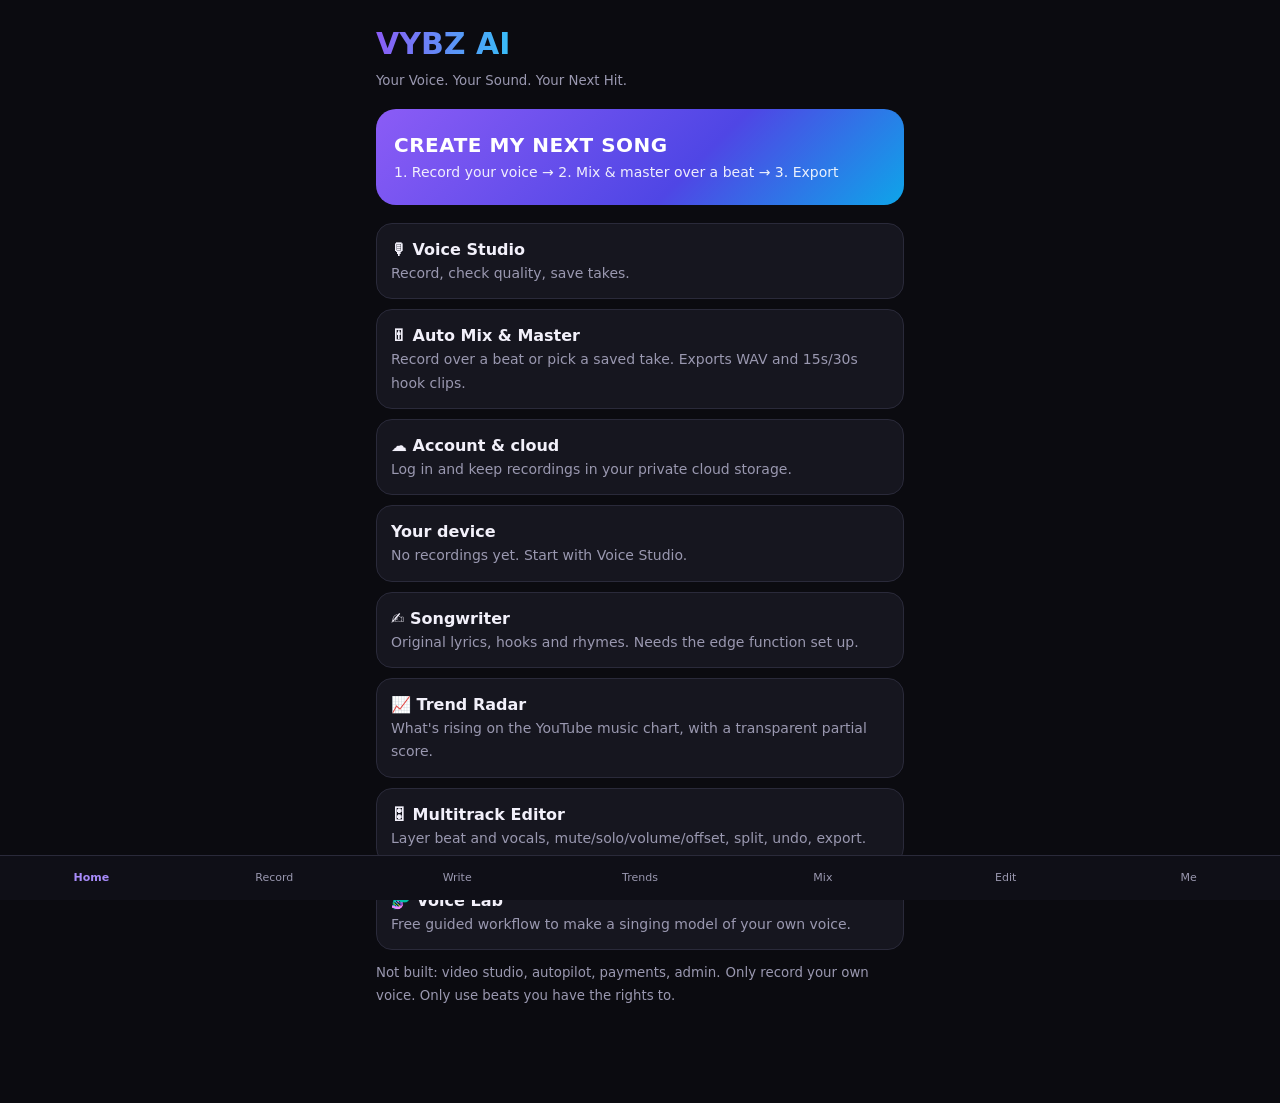
<file: index.html>
<!DOCTYPE html>
<html lang="en"><head>
<meta charset="utf-8">
<meta name="viewport" content="width=device-width, initial-scale=1, viewport-fit=cover">
<title>VYBZ AI</title>
<style>
:root{--bg:#0b0b10;--card:#16161f;--line:#2a2a3a;--tx:#f2f0fa;--mut:#9a98b0;--v:#8b5cf6;--b:#38bdf8;
box-sizing:border-box;padding-top:env(safe-area-inset-top,0px);padding-bottom:env(safe-area-inset-bottom,0px)}
*{box-sizing:border-box}html{color-scheme:dark}
body{margin:0;background:var(--bg);color:var(--tx);font:16px/1.45 system-ui,-apple-system,"Segoe UI",Roboto,sans-serif}
main{max-width:560px;margin:0 auto;padding:16px 16px 96px}
h1{font-size:30px;margin:6px 0 2px}.tag{background:linear-gradient(90deg,var(--v),var(--b));-webkit-background-clip:text;background-clip:text;color:transparent;font-weight:800}
small,.mut{color:var(--mut)}
.hero{display:block;text-decoration:none;color:#fff;background:linear-gradient(135deg,#8b5cf6,#4f46e5 60%,#0ea5e9);border-radius:20px;padding:22px 18px;margin:18px 0}
.hero b{display:block;font-size:20px;letter-spacing:.5px}.hero span{font-size:14px;opacity:.9}
.card{display:block;text-decoration:none;color:var(--tx);background:var(--card);border:1px solid var(--line);border-radius:16px;padding:14px;margin:10px 0}
.card b{display:block}.card span{color:var(--mut);font-size:14px}
.soon{opacity:.75}ul{margin:6px 0 0;padding-left:18px;color:var(--mut);font-size:14px}
nav{position:fixed;left:0;right:0;bottom:0;display:flex;background:#0f0f17;border-top:1px solid #2a2a3a;padding-bottom:env(safe-area-inset-bottom,0px);z-index:9}
nav a{flex:1;text-align:center;padding:14px 4px;color:#9a98b0;text-decoration:none;font-size:13px}nav a.on{color:#a78bfa;font-weight:700}
</style></head><body><main>
<h1><span class="tag">VYBZ AI</span></h1>
<small>Your Voice. Your Sound. Your Next Hit.</small>

<a class="hero" href="studio.html"><b>CREATE MY NEXT SONG</b><span>1. Record your voice &rarr; 2. Mix &amp; master over a beat &rarr; 3. Export</span></a>

<a class="card" href="studio.html"><b>🎙 Voice Studio</b><span>Record, check quality, save takes.</span></a>
<a class="card" href="master.html"><b>🎚 Auto Mix &amp; Master</b><span>Record over a beat or pick a saved take. Exports WAV and 15s/30s hook clips.</span></a>
<a class="card" href="account.html"><b>☁ Account &amp; cloud</b><span>Log in and keep recordings in your private cloud storage.</span></a>
<div class="card"><b>Your device</b><span id="count">Checking saved recordings…</span></div>

<a class="card" href="songwriter.html"><b>✍ Songwriter</b><span>Original lyrics, hooks and rhymes. Needs the edge function set up.</span></a>
<a class="card" href="trends.html"><b>📈 Trend Radar</b><span>What's rising on the YouTube music chart, with a transparent partial score.</span></a>
<a class="card" href="editor.html"><b>🎛 Multitrack Editor</b><span>Layer beat and vocals, mute/solo/volume/offset, split, undo, export.</span></a>
<a class="card" href="voice.html"><b>🧬 Voice Lab</b><span>Free guided workflow to make a singing model of your own voice.</span></a>
<small>Not built: video studio, autopilot, payments, admin.</small>
<small>Only record your own voice. Only use beats you have the rights to.</small>
</main>
<script src="nav.js"></script>
<script>
(async()=>{try{
  const d=await new Promise((res,rej)=>{const r=indexedDB.open('vybz',1);r.onupgradeneeded=()=>r.result.createObjectStore('rec',{keyPath:'id'});r.onsuccess=()=>res(r.result);r.onerror=()=>rej(r.error);});
  const n=await new Promise((res,rej)=>{const q=d.transaction('rec','readonly').objectStore('rec').count();q.onsuccess=()=>res(q.result);q.onerror=()=>rej(q.error);});
  document.getElementById('count').textContent=n?n+' saved recording'+(n>1?'s':'')+' ready to mix.':'No recordings yet. Start with Voice Studio.';
}catch(e){document.getElementById('count').textContent='No recordings yet. Start with Voice Studio.';}})();
</script></body></html>
</file>
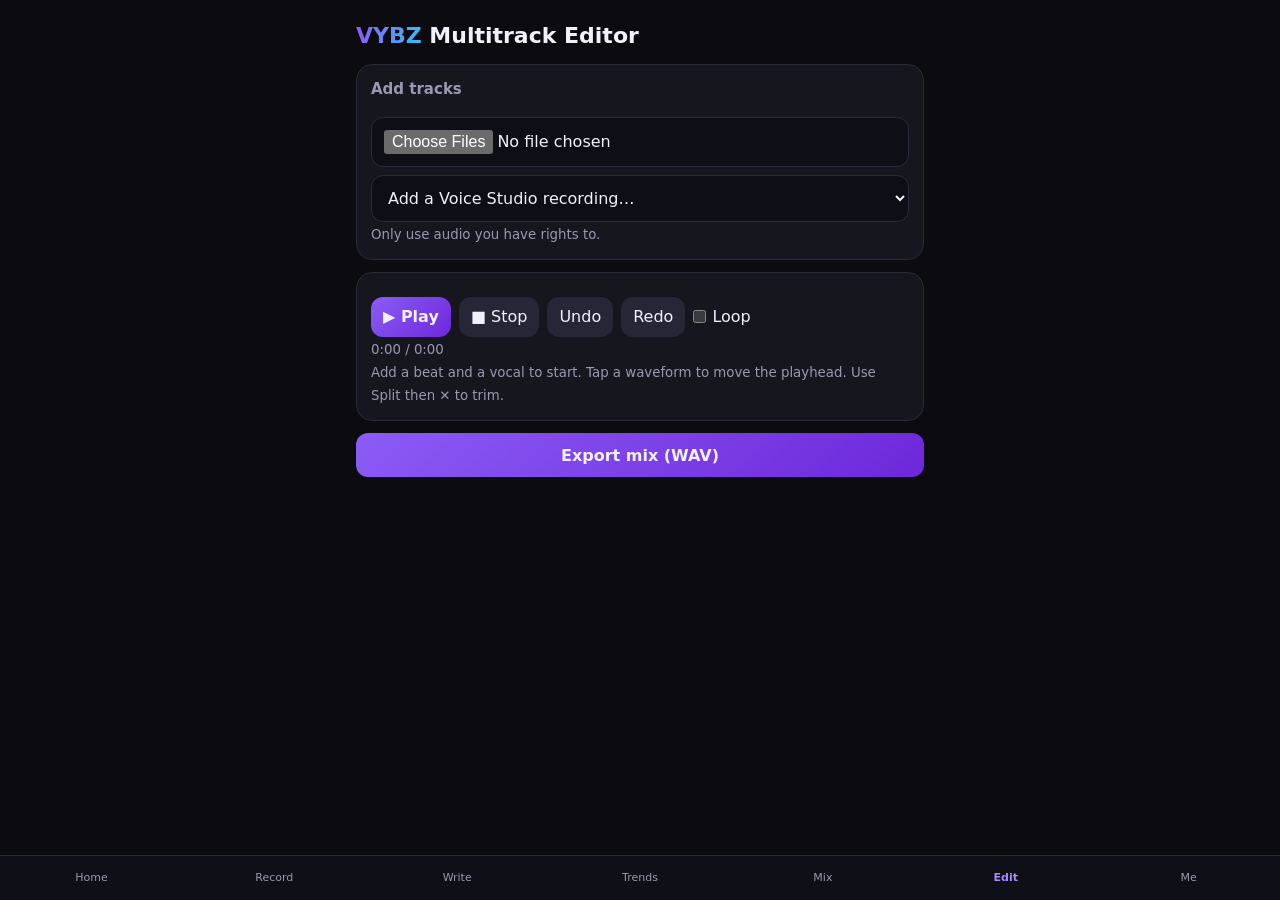
<file: editor.html>
<!DOCTYPE html><html lang="en"><head><meta charset="utf-8">
<meta name="viewport" content="width=device-width, initial-scale=1, viewport-fit=cover"><title>VYBZ AI — Multitrack Editor</title>
<link rel="stylesheet" href="app.css">
<style>.trk{border-top:1px solid var(--line);padding:10px 0}.lane{position:relative;margin:8px 0;background:#0e0e16;border-radius:10px;overflow:hidden}
.lane canvas{width:100%;height:56px;display:block}.ph{position:absolute;top:0;bottom:0;width:2px;background:#fff;left:0;pointer-events:none}
.sl{display:flex;gap:8px;align-items:center;font-size:13px;color:var(--mut)}.sl span{width:110px}.sl input{flex:1}.row button{padding:8px 12px;min-height:40px}</style></head><body><main>
<h1><span class="tag">VYBZ</span> Multitrack Editor</h1>
<div class="card"><h2>Add tracks</h2><input type="file" id="file" accept="audio/*" multiple>
<select id="saved"><option value="">Add a Voice Studio recording…</option></select><small>Only use audio you have rights to.</small></div>
<div class="card"><div class="row"><button class="p" id="play">▶ Play</button><button id="stopb">■ Stop</button><button id="undo">Undo</button><button id="redo">Redo</button>
<label style="display:flex;gap:6px;align-items:center"><input type="checkbox" id="loop"> Loop</label></div>
<small id="time">0:00 / 0:00</small><div id="tl"><small>Add a beat and a vocal to start. Tap a waveform to move the playhead. Use Split then ✕ to trim.</small></div></div>
<button class="p" id="exp" style="width:100%">Export mix (WAV)</button><div id="msg"></div>
</main><script src="nav.js"></script>
<script>
const $=id=>document.getElementById(id),say=m=>$('msg').textContent=m||'';
const AC=window.AudioContext||window.webkitAudioContext,SR=44100,COL=['#8b5cf6','#38bdf8','#f472b6','#4ade80','#fbbf24'];
let ctx,tracks=[],hist=[],fut=[],playing=false,ph=0,t0=0,srcs=[],raf;
const gc=()=>ctx||(ctx=new AC()),fmt=s=>Math.floor(s/60)+':'+String(Math.floor(s%60)).padStart(2,'0');
const total=()=>Math.max(1,...tracks.map(t=>t.offset+t.buf.duration));
const snap=()=>tracks.map(t=>({...t}));
const push=()=>{hist.push(snap());if(hist.length>50)hist.shift();fut=[];};
function stopSrc(){srcs.forEach(s=>{try{s.stop();}catch(e){}});srcs=[];}
function stop(){stopSrc();playing=false;cancelAnimationFrame(raf);}
const audible=t=>!t.mute&&(tracks.some(x=>x.solo)?t.solo:true);
function build(c,from,dest){const out=[];tracks.filter(audible).forEach(t=>{const off=Math.max(0,from-t.offset);if(off>=t.buf.duration)return;
  const s=c.createBufferSource(),g=c.createGain();s.buffer=t.buf;g.gain.value=t.gain;s.connect(g).connect(dest);
  s.start((c.currentTime||0)+Math.max(0,t.offset-from),off);out.push(s);});return out;}
async function play(){if(!tracks.length)return;const c=gc();await c.resume();stopSrc();if(ph>=total()-.05)ph=0;
  srcs=build(c,ph,c.destination);t0=c.currentTime-ph;playing=true;tick();}
function tick(){if(!playing)return;ph=ctx.currentTime-t0;const T=total();
  if(ph>=T){stop();if($('loop').checked){ph=0;play();}else ph=0;}
  document.querySelectorAll('.ph').forEach(e=>e.style.left=(ph/T*100)+'%');$('time').textContent=fmt(ph)+' / '+fmt(T);
  if(playing)raf=requestAnimationFrame(tick);}
function seek(t){const w=playing;stop();ph=Math.max(0,Math.min(total(),t));render();if(w)play();}
function chg(i,p){push();tracks[i]={...tracks[i],...p};const w=playing;stop();render();if(w)play();}
function del(i){push();tracks.splice(i,1);stop();render();}
function slice(b,a,e){const s=Math.floor(a*b.sampleRate),n=Math.floor(e*b.sampleRate)-s,nb=gc().createBuffer(b.numberOfChannels,n,b.sampleRate);
  for(let c=0;c<b.numberOfChannels;c++)nb.copyToChannel(b.getChannelData(c).subarray(s,s+n),c);return nb;}
function split(i){const t=tracks[i],l=ph-t.offset;if(l<.05||l>t.buf.duration-.05){say('Move the playhead inside this track first.');return;}say('');
  push();stop();const a={...t,buf:slice(t.buf,0,l),name:t.name+' A'},b={...t,buf:slice(t.buf,l,t.buf.duration),offset:ph,name:t.name+' B'};
  tracks.splice(i,1,a,b);render();}
const btn=(t,f)=>{const b=document.createElement('button');b.textContent=t;b.onclick=f;return b;};
function sl(label,min,max,step,val,fn){const d=document.createElement('div');d.className='sl';const s=document.createElement('span'),r=document.createElement('input');
  r.type='range';r.min=min;r.max=max;r.step=step;r.value=val;s.textContent=label+': '+val;r.oninput=()=>s.textContent=label+': '+r.value;r.onchange=()=>fn(+r.value);d.append(s,r);return d;}
function draw(cv,t,T,col){const W=cv.width=cv.clientWidth*(devicePixelRatio||1),H=cv.height=56*(devicePixelRatio||1),x=cv.getContext('2d'),d=t.buf.getChannelData(0),sr=t.buf.sampleRate;
  x.strokeStyle=col;x.lineWidth=1;x.beginPath();
  for(let px=0;px<W;px++){let s=Math.floor((px/W*T-t.offset)*sr),e=Math.floor(((px+1)/W*T-t.offset)*sr);if(e<0||s>=d.length)continue;s=Math.max(0,s);e=Math.min(d.length,e);
    const st=Math.max(1,Math.floor((e-s)/40));let pk=0;for(let i=s;i<e;i+=st){const a=Math.abs(d[i]);if(a>pk)pk=a;}x.moveTo(px,H/2-pk*H/2*.95);x.lineTo(px,H/2+pk*H/2*.95);}
  x.stroke();}
function render(){const box=$('tl'),T=total();box.textContent='';
  if(!tracks.length){box.innerHTML='<small>Add a beat and a vocal to start.</small>';$('time').textContent='0:00 / 0:00';return;}
  tracks.forEach((t,i)=>{const r=document.createElement('div');r.className='trk';const h=document.createElement('div');h.className='row';
    const nm=document.createElement('b');nm.textContent=t.name;nm.style.cssText='flex:1;min-width:80px;overflow:hidden;text-overflow:ellipsis';
    h.append(nm,btn(t.mute?'Unmute':'Mute',()=>chg(i,{mute:!t.mute})),btn(t.solo?'Unsolo':'Solo',()=>chg(i,{solo:!t.solo})),btn('Split',()=>split(i)),btn('✕',()=>del(i)));
    const lane=document.createElement('div');lane.className='lane';const cv=document.createElement('canvas'),p=document.createElement('i');p.className='ph';lane.append(cv,p);
    lane.onclick=e=>{const b=lane.getBoundingClientRect();seek((e.clientX-b.left)/b.width*T);};
    r.append(h,lane,sl('Volume %',0,150,1,Math.round(t.gain*100),v=>chg(i,{gain:v/100})),sl('Offset s',0,120,.05,+t.offset.toFixed(2),v=>chg(i,{offset:v})));
    box.append(r);requestAnimationFrame(()=>draw(cv,t,T,COL[i%COL.length]));});
  document.querySelectorAll('.ph').forEach(e=>e.style.left=(ph/T*100)+'%');$('time').textContent=fmt(ph)+' / '+fmt(T);}
function add(name,buf){push();tracks.push({name:name.slice(0,30),buf,offset:0,gain:1,mute:false,solo:false});stop();render();}
$('file').onchange=async()=>{for(const f of $('file').files){say('Reading '+f.name+'…');try{add(f.name,await gc().decodeAudioData(await f.arrayBuffer()));say('');}catch(e){say('Could not decode '+f.name+'. Try WAV or MP3.');}}$('file').value='';};
$('play').onclick=()=>playing?(stop(),render()):play();$('stopb').onclick=()=>{stop();ph=0;render();};
$('undo').onclick=()=>{if(!hist.length)return;fut.push(snap());tracks=hist.pop();stop();render();};
$('redo').onclick=()=>{if(!fut.length)return;hist.push(snap());tracks=fut.pop();stop();render();};
function wav(b){const n=b.length,v=new DataView(new ArrayBuffer(44+n*4)),w=(o,t)=>[...t].forEach((c,i)=>v.setUint8(o+i,c.charCodeAt(0)));
  w(0,'RIFF');v.setUint32(4,36+n*4,true);w(8,'WAVEfmt ');v.setUint32(16,16,true);v.setUint16(20,1,true);v.setUint16(22,2,true);v.setUint32(24,SR,true);v.setUint32(28,SR*4,true);v.setUint16(32,4,true);v.setUint16(34,16,true);w(36,'data');v.setUint32(40,n*4,true);
  let p=44;const L=b.getChannelData(0),R=b.getChannelData(1);for(let i=0;i<n;i++){v.setInt16(p,Math.max(-1,Math.min(1,L[i]))*32767,true);v.setInt16(p+2,Math.max(-1,Math.min(1,R[i]))*32767,true);p+=4;}
  return new Blob([v],{type:'audio/wav'});}
$('exp').onclick=async()=>{if(!tracks.some(audible)){say('Nothing audible to export.');return;}say('Rendering…');
  try{const o=new OfflineAudioContext(2,Math.ceil(total()*SR)+SR,SR);build(o,0,o.destination);const r=await o.startRendering();
    let pk=0;for(let c=0;c<2;c++){const d=r.getChannelData(c);for(let i=0;i<d.length;i++)pk=Math.max(pk,Math.abs(d[i]));}
    const g=pk>.891?.891/pk:1;if(g!==1)for(let c=0;c<2;c++){const d=r.getChannelData(c);for(let i=0;i<d.length;i++)d[i]*=g;}
    const a=document.createElement('a');a.href=URL.createObjectURL(wav(r));a.download='vybz-mix.wav';a.click();say('Exported. (Plain mix; use the Mix tab for mastering.)');}
  catch(e){say('Export failed: '+e.message);}};
(async()=>{try{const d=await new Promise((res,rej)=>{const r=indexedDB.open('vybz',1);r.onupgradeneeded=()=>r.result.createObjectStore('rec',{keyPath:'id'});r.onsuccess=()=>res(r.result);r.onerror=()=>rej(r.error);});
  const all=await new Promise((res,rej)=>{const q=d.transaction('rec','readonly').objectStore('rec').getAll();q.onsuccess=()=>res(q.result);q.onerror=()=>rej(q.error);});
  all.sort((a,b)=>b.at-a.at);for(const r of all){const o=document.createElement('option');o.value=r.id;o.textContent=(r.kind==='singing'?'Singing ':'Speaking ')+Math.round(r.m.dur)+'s · '+new Date(r.at).toLocaleDateString();$('saved').append(o);}
  $('saved').onchange=async()=>{const r=all.find(x=>x.id===$('saved').value);if(!r)return;try{add('Voice '+new Date(r.at).toLocaleDateString(),await gc().decodeAudioData(await r.blob.arrayBuffer()));}catch(e){say('Could not read that recording.');}$('saved').value='';};}catch(e){}})();
</script></body></html>
</file>
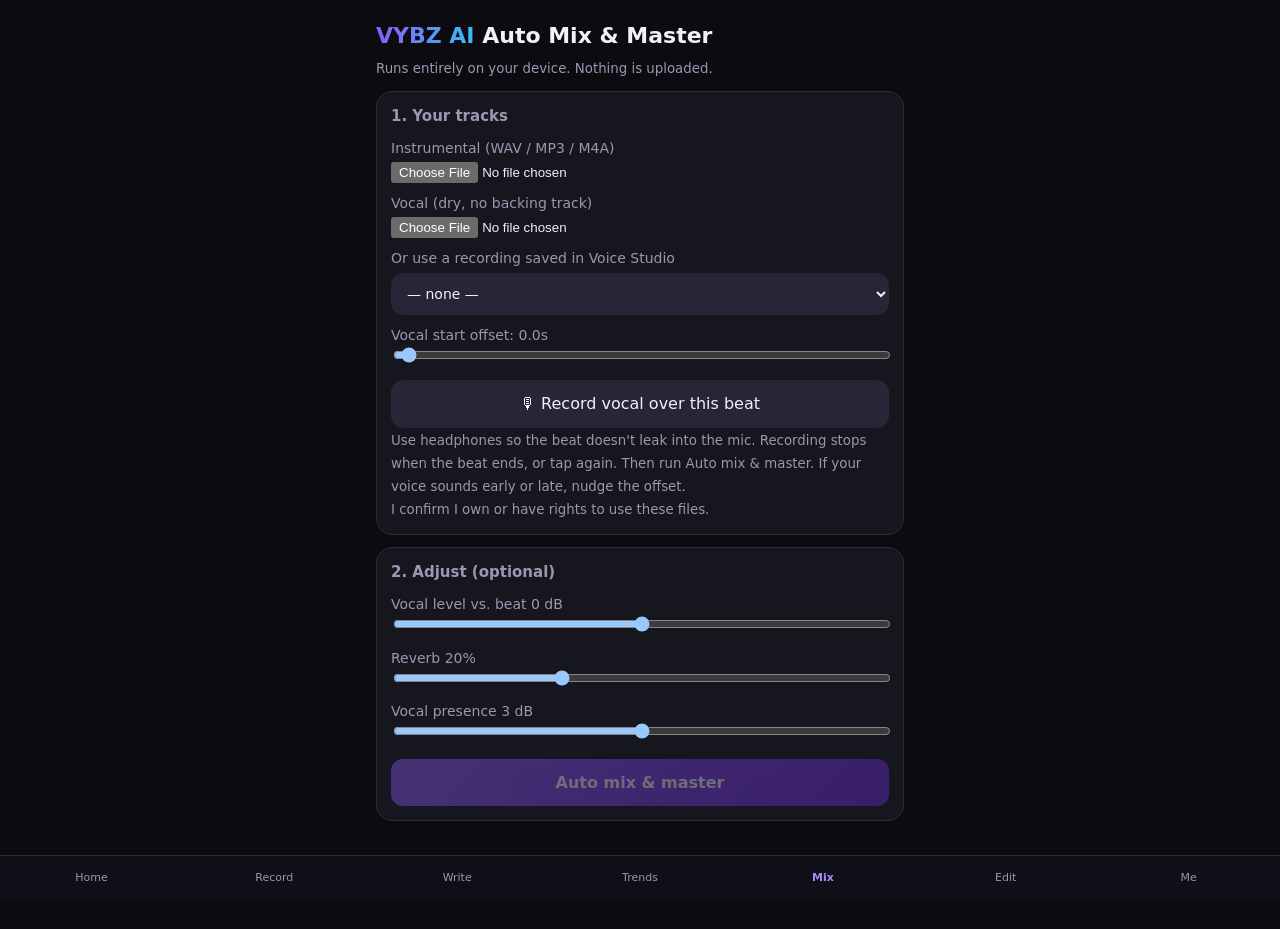
<file: master.html>
<!DOCTYPE html>
<html lang="en"><head>
<meta charset="utf-8">
<meta name="viewport" content="width=device-width, initial-scale=1, viewport-fit=cover">
<title>VYBZ AI — Auto Mix & Master</title>
<style>
:root{--bg:#0b0b10;--card:#16161f;--line:#2a2a3a;--tx:#f2f0fa;--mut:#9a98b0;--v:#8b5cf6;--b:#38bdf8;--ok:#4ade80;--warn:#fbbf24;--bad:#f87171;
box-sizing:border-box;padding-top:env(safe-area-inset-top,0px);padding-bottom:env(safe-area-inset-bottom,0px)}
*{box-sizing:border-box}html{color-scheme:dark}
body{margin:0;background:var(--bg);color:var(--tx);font:16px/1.45 system-ui,-apple-system,"Segoe UI",Roboto,sans-serif}
main{max-width:560px;margin:0 auto;padding:16px}
h1{font-size:22px;margin:4px 0}h2{font-size:15px;margin:0 0 8px;color:var(--mut);font-weight:600}
.tag{background:linear-gradient(90deg,var(--v),var(--b));-webkit-background-clip:text;background-clip:text;color:transparent;font-weight:700}
.card{background:var(--card);border:1px solid var(--line);border-radius:16px;padding:14px;margin:12px 0}
label{display:block;font-size:14px;color:var(--mut);margin-top:10px}
input[type=file]{width:100%;color:var(--tx);margin-top:4px}
input[type=range]{width:100%}
button{font:inherit;border:0;border-radius:12px;padding:12px 16px;background:#262636;color:var(--tx);min-height:44px}
button.p{background:linear-gradient(135deg,var(--v),#6d28d9);font-weight:600;width:100%;margin-top:14px}
button:disabled{opacity:.4}
audio{width:100%;margin-top:6px}
.g{display:grid;grid-template-columns:1fr 1fr;gap:8px;margin-top:8px;font-size:14px}
.g b{display:block;font-size:12px;color:var(--mut);font-weight:500}
.ck{display:flex;gap:8px;padding:6px 0;border-top:1px solid var(--line);font-size:14px}.ck:first-child{border-top:0}
.row{display:flex;gap:8px;flex-wrap:wrap;margin-top:10px}
small{color:var(--mut)}
nav{position:fixed;left:0;right:0;bottom:0;display:flex;background:#0f0f17;border-top:1px solid #2a2a3a;padding-bottom:env(safe-area-inset-bottom,0px);z-index:9}
nav a{flex:1;text-align:center;padding:14px 4px;color:#9a98b0;text-decoration:none;font-size:13px}nav a.on{color:#a78bfa;font-weight:700}
main{padding-bottom:96px!important}
select{font:inherit;background:#262636;color:#f2f0fa;border:0;border-radius:12px;padding:12px;width:100%;margin-top:4px}
</style></head><body><main>
<h1><span class="tag">VYBZ AI</span> Auto Mix &amp; Master</h1>
<small>Runs entirely on your device. Nothing is uploaded.</small>

<div class="card">
  <h2>1. Your tracks</h2>
  <label>Instrumental (WAV / MP3 / M4A)<input type="file" id="inst" accept="audio/*"></label>
  <label>Vocal (dry, no backing track)<input type="file" id="voc" accept="audio/*"></label>
  <label>Or use a recording saved in Voice Studio<select id="saved"><option value="">— none —</option></select></label>
  <label>Vocal start offset: <span id="offv">0.0</span>s<input type="range" id="off" min="-0.5" max="30" step="0.01" value="0"></label>
  <button id="recb" style="margin-top:12px;width:100%">🎙 Record vocal over this beat</button>
  <small>Use headphones so the beat doesn't leak into the mic. Recording stops when the beat ends, or tap again. Then run Auto mix &amp; master. If your voice sounds early or late, nudge the offset.</small><br>
  <small>I confirm I own or have rights to use these files.</small>
</div>

<div class="card">
  <h2>2. Adjust (optional)</h2>
  <label>Vocal level vs. beat <span id="vlv">0</span> dB<input type="range" id="vl" min="-6" max="6" step="0.5" value="0"></label>
  <label>Reverb <span id="rvv">20</span>%<input type="range" id="rv" min="0" max="60" value="20"></label>
  <label>Vocal presence <span id="prv">3</span> dB<input type="range" id="pr" min="0" max="6" step="0.5" value="3"></label>
  <button class="p" id="go" disabled>Auto mix &amp; master</button>
  <small id="st"></small>
</div>

<div class="card" id="out" hidden>
  <h2>3. Result (A/B at matched loudness)</h2>
  <small>Before: tracks simply summed</small><audio id="a0" controls></audio>
  <small>After: mixed + mastered</small><audio id="a1" controls></audio>
  <div class="g" id="m"></div>
  <div class="row"><button id="dl">Download WAV</button><button id="c15">15s hook clip</button><button id="c30">30s hook clip</button></div>
</div>

<div class="card" id="rep" hidden>
  <h2>Release-readiness (measured)</h2><div id="ck"></div>
  <small>No tool can promise a song will go viral. These checks only cover what can be measured on the audio. Hook strength, the first 3 seconds, and posting consistently still decide the rest.</small>
</div>
</main>
<script src="nav.js"></script>

<script>
const $=id=>document.getElementById(id),SR=44100;
let I,V,final,dryB,wetB;
const db=x=>20*Math.log10(Math.max(x,1e-9)),lin=d=>Math.pow(10,d/20);
for(const [s,l,u] of [['off','offv',' '],['vl','vlv',''],['rv','rvv',''],['pr','prv','']])$(s).oninput=()=>$(l).textContent=$(s).value;
async function dec(f){const c=new (window.AudioContext||window.webkitAudioContext)();try{return await c.decodeAudioData(await f.arrayBuffer());}finally{c.close();}}
async function load(id,set){
  const f=$(id).files[0];if(!f)return;$('st').textContent='Reading '+f.name+'…';
  try{set(await dec(f));$('st').textContent='';}catch(e){$('st').textContent='Could not decode '+f.name+'. Try WAV or MP3.';}
  $('go').disabled=!(I&&V);
}
$('inst').onchange=()=>load('inst',b=>I=b);$('voc').onchange=()=>load('voc',b=>V=b);

let rmr,rctx,rsrc,rstream,rch=[];
$('recb').onclick=async()=>{
  if(rmr&&rmr.state==='recording'){rmr.stop();try{rsrc.stop();}catch(e){}return;}
  if(!I){$('st').textContent='Load an instrumental first.';return;}
  if(!navigator.mediaDevices?.getUserMedia){$('st').textContent='Recording needs HTTPS and a supported browser.';return;}
  try{rstream=await navigator.mediaDevices.getUserMedia({audio:{echoCancellation:false,noiseSuppression:false,autoGainControl:false}});}
  catch(e){$('st').textContent=e.name==='NotAllowedError'?'Microphone permission denied. Enable it in site settings.':'Mic error: '+e.message;return;}
  rctx=new (window.AudioContext||window.webkitAudioContext)();
  if(rctx.state==='suspended')await rctx.resume();
  rsrc=rctx.createBufferSource();rsrc.buffer=I;rsrc.connect(rctx.destination);
  rch=[];rmr=new MediaRecorder(rstream);
  rmr.ondataavailable=e=>e.data.size&&rch.push(e.data);
  rmr.onstop=async()=>{
    rstream.getTracks().forEach(t=>t.stop());
    const lat=(rctx.outputLatency||0)+(rctx.baseLatency||0);rctx.close();
    $('recb').textContent='🎙 Record vocal over this beat';
    try{V=await dec(new Blob(rch,{type:rmr.mimeType}));}catch(e){$('st').textContent='Could not read the recording.';return;}
    const o=-Math.min(.5,lat+.03);$('off').value=o.toFixed(2);$('offv').textContent=o.toFixed(2);
    $('st').textContent='Vocal recorded ('+V.duration.toFixed(1)+'s). Timing compensated by an estimate; adjust the offset if needed, then tap Auto mix & master.';
    $('go').disabled=!(I&&V);
  };
  rsrc.onended=()=>{if(rmr.state==='recording')rmr.stop();};
  rmr.start();rsrc.start();
  $('recb').textContent='⏹ Stop recording';$('st').textContent='Recording… sing along with the beat.';
};
function activeRms(ch){ // RMS over non-silent 50ms frames
  const N=2205,r=[];for(let i=0;i+N<=ch.length;i+=N){let s=0;for(let j=0;j<N;j++)s+=ch[i+j]**2;r.push(Math.sqrt(s/N));}
  const mx=Math.max(...r,1e-9),a=r.filter(x=>x>mx*.1);return a.length?Math.sqrt(a.reduce((s,x)=>s+x*x,0)/a.length):1e-9;
}
function ir(ctx,sec){const n=sec*SR,b=ctx.createBuffer(2,n,SR);for(let c=0;c<2;c++){const d=b.getChannelData(c);for(let i=0;i<n;i++)d[i]=(Math.random()*2-1)*Math.pow(1-i/n,3);}return b;}
async function render(fx,vGain){
  const off=+$('off').value,len=Math.ceil(Math.max(I.duration,off+V.duration)*SR)+SR;
  const o=new OfflineAudioContext(2,len,SR),mk=(b,t)=>{const s=o.createBufferSource();s.buffer=b;s.start(Math.max(0,t),Math.max(0,-t));return s;};
  const bus=o.createGain(),comp=o.createDynamicsCompressor();
  const si=mk(I,0),sv=mk(V,off),vg=o.createGain();vg.gain.value=vGain;
  if(!fx){si.connect(bus);sv.connect(vg).connect(bus);bus.connect(o.destination);}
  else{
    const f=(t,fr,g,q=1)=>{const n=o.createBiquad();n.type=t;n.frequency.value=fr;n.gain.value=g;n.Q.value=q;return n;};
    // instrumental: carve space for the voice
    const ic=f('peaking',2800,-2.5);si.connect(ic).connect(bus);
    // vocal chain: HPF, de-mud, presence, air, static de-ess dip, compression
    const hp=f('highpass',90);hp.Q.value=.7;
    const vc=o.createDynamicsCompressor();vc.threshold.value=-26;vc.ratio.value=3.5;vc.attack.value=.005;vc.release.value=.15;vc.knee.value=8;
    sv.connect(hp).connect(f('peaking',250,-2)).connect(f('peaking',3200,+$('pr').value)).connect(f('highshelf',10000,1.5)).connect(f('peaking',7000,-2.5,2)).connect(vc).connect(vg);
    vg.connect(bus);
    const cv=o.createConvolver();cv.buffer=ir(o,1.8);const rg=o.createGain();rg.gain.value=$('rv').value/100*.8;
    const rh=f('highpass',400);vg.connect(rh).connect(cv).connect(rg).connect(bus);
    comp.threshold.value=-14;comp.ratio.value=2.5;comp.attack.value=.02;comp.release.value=.2;comp.knee.value=6;
    bus.connect(comp).connect(o.destination);
  }
  return o.startRendering();
}
function post(buf){ // loudness-match to ~-15 dBFS active RMS, soft limit, -1 dB ceiling (approximate, not true LUFS)
  const L=buf.getChannelData(0),R=buf.getChannelData(1);
  const rms=(activeRms(L)+activeRms(R))/2,g=lin(-15)/rms,T=.8;
  let pk=0;
  for(const ch of [L,R])for(let i=0;i<ch.length;i++){let x=ch[i]*g,a=Math.abs(x);
    if(a>T)x=Math.sign(x)*(T+(1-T)*Math.tanh((a-T)/(1-T)));ch[i]=x*.891;pk=Math.max(pk,Math.abs(ch[i]));}
  return {buf,peak:db(pk),rms:db((activeRms(L)+activeRms(R))/2)};
}
function wav(buf,s=0,e=buf.length){
  const n=e-s,ch=2,out=new DataView(new ArrayBuffer(44+n*4)),w=(o,t)=>[...t].forEach((c,i)=>out.setUint8(o+i,c.charCodeAt(0)));
  w(0,'RIFF');out.setUint32(4,36+n*4,true);w(8,'WAVEfmt ');out.setUint32(16,16,true);out.setUint16(20,1,true);out.setUint16(22,ch,true);
  out.setUint32(24,SR,true);out.setUint32(28,SR*4,true);out.setUint16(32,4,true);out.setUint16(34,16,true);w(36,'data');out.setUint32(40,n*4,true);
  const fade=Math.min(n>>1,Math.floor(.3*SR));let p=44;
  for(let i=0;i<n;i++){let k=1;if(e-s<buf.length){if(i<fade)k=i/fade;else if(n-i<fade)k=(n-i)/fade;}
    for(let c=0;c<2;c++){const v=Math.max(-1,Math.min(1,buf.getChannelData(c)[s+i]*k));out.setInt16(p,v*32767,true);p+=2;}}
  return new Blob([out],{type:'audio/wav'});
}
function bestWindow(buf,sec){ // loudest-energy window of `sec`, on 0.5s hop
  const h=SR/2,L=buf.getChannelData(0),e=[];
  for(let i=0;i+h<=L.length;i+=h){let s=0;for(let j=0;j<h;j+=8)s+=L[i+j]**2;e.push(s);}
  const w=Math.round(sec*2);if(e.length<=w)return [0,buf.length];
  let best=0,bs=-1,cur=e.slice(0,w).reduce((a,b)=>a+b,0);
  for(let i=0;i+w<=e.length;i++){if(i)cur+=e[i+w-1]-e[i-1];if(cur>bs){bs=cur;best=i;}}
  return [best*h,Math.min(buf.length,best*h+sec*SR)];
}
$('go').onclick=async()=>{
  $('go').disabled=true;$('st').textContent='Analyzing levels…';
  try{
    const vr=activeRms(V.getChannelData(0)),ir_=activeRms(I.getChannelData(0));
    const vGain=ir_/vr*lin(2+ +$('vl').value); // vocal ≈ 2 dB above beat's active RMS, user-adjustable
    $('st').textContent='Rendering before…';dryB=post(await render(false,vGain));
    $('st').textContent='Mixing and mastering…';wetB=post(await render(true,vGain));
    final=wetB.buf;
    $('a0').src=URL.createObjectURL(wav(dryB.buf));$('a1').src=URL.createObjectURL(wav(final));
    const dur=final.duration,clipN=(()=>{let c=0;const d=final.getChannelData(0);for(let i=0;i<d.length;i++)if(Math.abs(d[i])>=.99)c++;return c;})();
    $('m').innerHTML=[['Length',Math.floor(dur/60)+':'+String(Math.floor(dur%60)).padStart(2,'0')],['Peak',wetB.peak.toFixed(1)+' dBFS'],
      ['Avg loudness (RMS, approx.)',wetB.rms.toFixed(1)+' dBFS'],['Clipped samples',clipN]].map(([k,v])=>`<div><b>${k}</b>${v}</div>`).join('');
    const [s30,e30]=bestWindow(final,30),chk=[];
    const add=(ok,t)=>chk.push(`<div class="ck"><span>${ok?'✅':'⚠️'}</span><span>${t}</span></div>`);
    add(wetB.peak<=-0.5,'Peak '+wetB.peak.toFixed(1)+' dBFS — '+(wetB.peak<=-0.5?'safe headroom for streaming encoders':'too hot'));
    add(wetB.rms>-18&&wetB.rms<-12,'Loudness '+wetB.rms.toFixed(1)+' dBFS RMS — '+(wetB.rms>-18&&wetB.rms<-12?'in a typical streaming range':'outside typical range'));
    add(dur>=60&&dur<=240,'Length '+Math.round(dur)+'s — '+(dur<60?'very short; fine for a hook, short for a full release':dur>240?'long for short-form discovery':'good for a single'));
    add(vGain>0&&Math.abs(+$('off').value)<20,'Vocal enters at '+(+$('off').value).toFixed(1)+'s — '+(+$('off').value<=8?'quick entry':'late; short-form viewers often leave in the first seconds'));
    add(true,'Loudest 30s section starts at '+(s30/SR).toFixed(0)+'s — export it as your short-form clip');
    $('ck').innerHTML=chk.join('');$('out').hidden=false;$('rep').hidden=false;$('out').scrollIntoView({behavior:'smooth'});
    $('st').textContent='';
  }catch(e){$('st').textContent='Failed: '+e.message;}
  $('go').disabled=false;
};
const savedJs=1;
(async()=>{try{
  const d=await new Promise((res,rej)=>{const r=indexedDB.open('vybz',1);r.onupgradeneeded=()=>r.result.createObjectStore('rec',{keyPath:'id'});r.onsuccess=()=>res(r.result);r.onerror=()=>rej(r.error);});
  const all=await new Promise((res,rej)=>{const q=d.transaction('rec','readonly').objectStore('rec').getAll();q.onsuccess=()=>res(q.result);q.onerror=()=>rej(q.error);});
  all.sort((a,b)=>b.at-a.at);
  for(const r of all){const o=document.createElement('option');o.value=r.id;o.textContent=(r.kind==='singing'?'Singing ':'Speaking ')+Math.round(r.m.dur)+'s · quality '+r.m.score+' · '+new Date(r.at).toLocaleDateString();$('saved').append(o);}
  $('saved').onchange=async()=>{const r=all.find(x=>x.id===$('saved').value);if(!r)return;
    $('st').textContent='Loading saved recording…';
    try{V=await dec(r.blob);$('st').textContent='Saved recording loaded.';}catch(e){$('st').textContent='Could not read that recording.';}
    $('go').disabled=!(I&&V);};
}catch(e){}})();
const save=(b,n)=>{const a=document.createElement('a');a.href=URL.createObjectURL(b);a.download=n;a.click();};
$('dl').onclick=()=>final&&save(wav(final),'vybz-master.wav');
for(const s of [15,30])$('c'+s).onclick=()=>{if(!final)return;const [a,b]=bestWindow(final,s);save(wav(final,a,b),`vybz-hook-${s}s.wav`);};
</script></body></html>
</file>
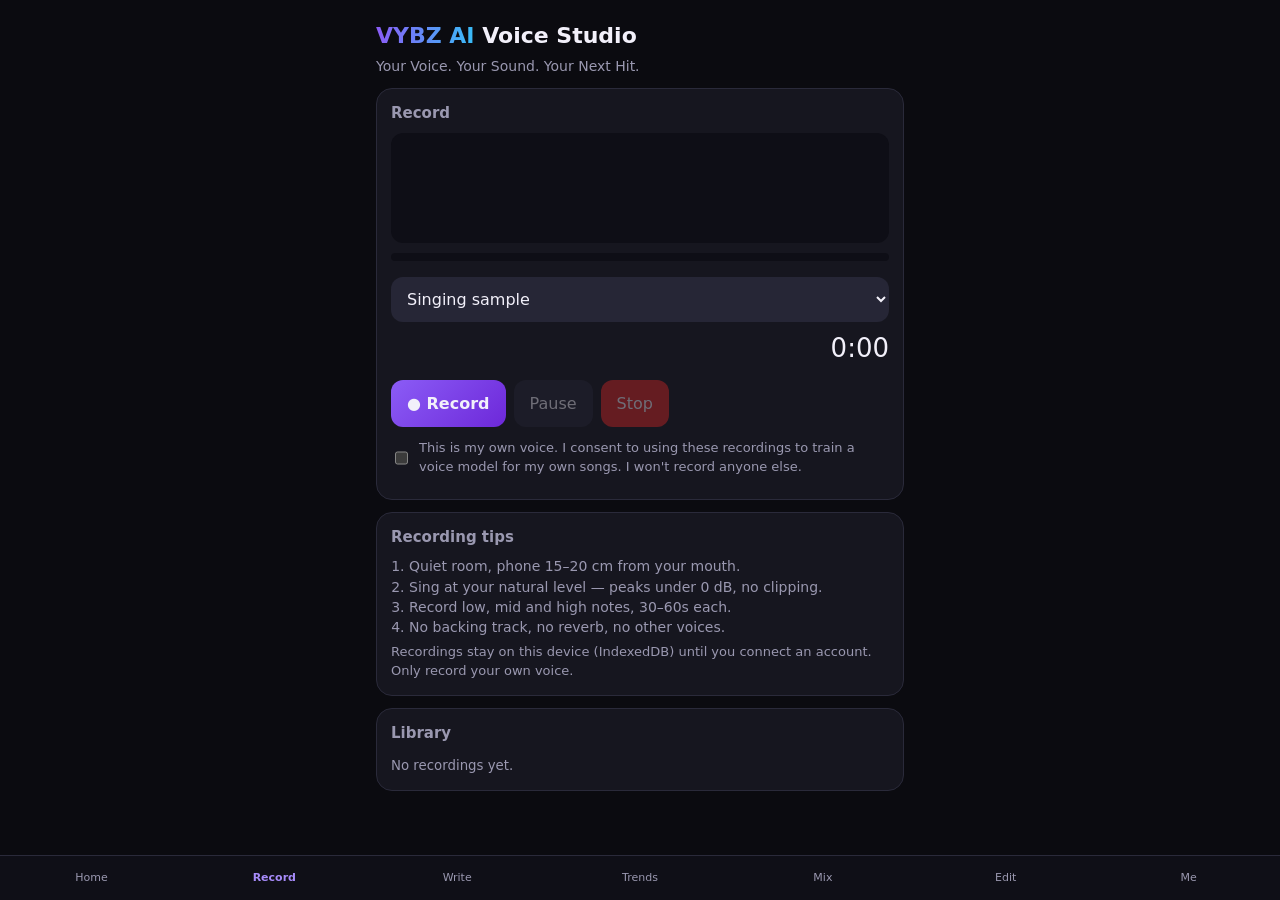
<file: studio.html>
<!DOCTYPE html>
<html lang="en"><head>
<meta charset="utf-8">
<meta name="viewport" content="width=device-width, initial-scale=1, viewport-fit=cover">
<title>VYBZ AI — Voice Studio</title>
<style>
:root{--bg:#0b0b10;--card:#16161f;--line:#2a2a3a;--tx:#f2f0fa;--mut:#9a98b0;--v:#8b5cf6;--b:#38bdf8;--bad:#f87171;--ok:#4ade80;--warn:#fbbf24;
box-sizing:border-box;padding-top:env(safe-area-inset-top,0px);padding-bottom:env(safe-area-inset-bottom,0px)}
*{box-sizing:border-box}html{color-scheme:dark}
body{margin:0;background:var(--bg);color:var(--tx);font:16px/1.45 system-ui,-apple-system,"Segoe UI",Roboto,sans-serif}
main{max-width:560px;margin:0 auto;padding:16px}
h1{font-size:22px;margin:4px 0}h2{font-size:15px;margin:0 0 8px;color:var(--mut);font-weight:600}
.tag{background:linear-gradient(90deg,var(--v),var(--b));-webkit-background-clip:text;background-clip:text;color:transparent;font-weight:700}
.card{background:var(--card);border:1px solid var(--line);border-radius:16px;padding:14px;margin:12px 0}
canvas{width:100%;height:110px;background:#0e0e16;border-radius:12px;display:block}
.meter{height:8px;background:#0e0e16;border-radius:6px;margin-top:10px;overflow:hidden}
.meter i{display:block;height:100%;width:0;background:linear-gradient(90deg,var(--ok),var(--warn),var(--bad));transition:width .05s}
.row{display:flex;gap:8px;flex-wrap:wrap;margin-top:12px;align-items:center}
button{font:inherit;border:0;border-radius:12px;padding:12px 16px;background:#262636;color:var(--tx);min-height:44px}
button.p{background:linear-gradient(135deg,var(--v),#6d28d9);font-weight:600}
button.r{background:#dc2626}button:disabled{opacity:.4}
.t{font-variant-numeric:tabular-nums;font-size:26px;margin-left:auto}
.q{display:grid;grid-template-columns:1fr 1fr;gap:6px;font-size:14px;margin-top:8px}
.q b{display:block;font-size:12px;color:var(--mut);font-weight:500}
.score{font-size:34px;font-weight:700}
.item{display:flex;gap:8px;align-items:center;border-top:1px solid var(--line);padding:10px 0}
.item:first-child{border-top:0}.item div{flex:1;min-width:0}.item small{color:var(--mut)}
audio{width:100%;margin-top:8px}
ol{padding-left:18px;margin:6px 0;color:var(--mut);font-size:14px}
select{font:inherit;background:#262636;color:var(--tx);border:0;border-radius:12px;padding:12px}
.msg{color:var(--warn);font-size:14px;margin-top:8px}
nav{position:fixed;left:0;right:0;bottom:0;display:flex;background:#0f0f17;border-top:1px solid #2a2a3a;padding-bottom:env(safe-area-inset-bottom,0px);z-index:9}
nav a{flex:1;text-align:center;padding:14px 4px;color:#9a98b0;text-decoration:none;font-size:13px}nav a.on{color:#a78bfa;font-weight:700}
main{padding-bottom:96px!important}
select{font:inherit;background:#262636;color:#f2f0fa;border:0;border-radius:12px;padding:12px;width:100%;margin-top:4px}
</style></head><body><main>
<h1><span class="tag">VYBZ AI</span> Voice Studio</h1>
<div style="color:var(--mut);font-size:14px">Your Voice. Your Sound. Your Next Hit.</div>

<div class="card">
  <h2>Record</h2>
  <canvas id="wave" width="600" height="220"></canvas>
  <div class="meter"><i id="lvl"></i></div>
  <div class="row">
    <select id="kind"><option value="singing">Singing sample</option><option value="speaking">Speaking sample</option></select>
    <span class="t" id="time">0:00</span>
  </div>
  <div class="row">
    <button class="p" id="rec">● Record</button>
    <button id="pause" disabled>Pause</button>
    <button class="r" id="stop" disabled>Stop</button>
  </div>
  <label style="display:flex;gap:8px;font-size:13px;color:var(--mut);margin-top:12px"><input type="checkbox" id="consent"><span>This is my own voice. I consent to using these recordings to train a voice model for my own songs. I won't record anyone else.</span></label>
  <div class="msg" id="msg"></div>
</div>

<div class="card" id="review" hidden>
  <h2>Quality check</h2>
  <audio id="player" controls></audio>
  <div class="row"><div class="score" id="score">–</div><div id="verdict" style="color:var(--mut)"></div></div>
  <div class="q" id="stats"></div>
  <div class="row"><button class="p" id="save">Save to library</button><button id="retake">Retake</button></div>
</div>

<div class="card">
  <h2>Recording tips</h2>
  <ol><li>Quiet room, phone 15–20 cm from your mouth.</li><li>Sing at your natural level — peaks under 0 dB, no clipping.</li><li>Record low, mid and high notes, 30–60s each.</li><li>No backing track, no reverb, no other voices.</li></ol>
  <div style="font-size:13px;color:var(--mut)">Recordings stay on this device (IndexedDB) until you connect an account. Only record your own voice.</div>
</div>

<div class="card"><h2>Library</h2><div id="lib"><small style="color:var(--mut)">No recordings yet.</small></div></div>
</main>
<script src="nav.js"></script>

<script>
const $=id=>document.getElementById(id);
let stream,mr,chunks=[],ac,an,raf,t0=0,acc=0,paused=false,timer,blob,metrics;
const cv=$('wave'),cx=cv.getContext('2d');
const fmt=s=>Math.floor(s/60)+':'+String(Math.floor(s%60)).padStart(2,'0');
const db=x=>20*Math.log10(Math.max(x,1e-6));
const say=m=>$('msg').textContent=m||'';

function draw(){
  const d=new Uint8Array(an.fftSize);an.getByteTimeDomainData(d);
  cx.clearRect(0,0,cv.width,cv.height);
  const g=cx.createLinearGradient(0,0,cv.width,0);g.addColorStop(0,'#8b5cf6');g.addColorStop(1,'#38bdf8');
  cx.strokeStyle=g;cx.lineWidth=3;cx.beginPath();
  let pk=0;
  for(let i=0;i<d.length;i++){const v=(d[i]-128)/128;pk=Math.max(pk,Math.abs(v));
    const x=i/d.length*cv.width,y=cv.height/2+v*cv.height/2*.95;i?cx.lineTo(x,y):cx.moveTo(x,y);}
  cx.stroke();
  $('lvl').style.width=Math.min(100,pk*100)+'%';
  if(!paused)$('time').textContent=fmt(acc+(performance.now()-t0)/1000);
  raf=requestAnimationFrame(draw);
}
$('rec').onclick=async()=>{
  say('');
  if(!$('consent').checked){say('Please confirm the voice consent box first.');return;}
  if(!navigator.mediaDevices?.getUserMedia){say('Microphone recording is not supported in this browser (HTTPS required).');return;}
  try{stream=await navigator.mediaDevices.getUserMedia({audio:{echoCancellation:false,noiseSuppression:false,autoGainControl:false}});}
  catch(e){say(e.name==='NotAllowedError'?'Microphone permission denied. Enable it in your browser site settings.':'Could not open microphone: '+e.message);return;}
  ac=new (window.AudioContext||window.webkitAudioContext)();
  const src=ac.createMediaStreamSource(stream);an=ac.createAnalyser();an.fftSize=1024;src.connect(an);
  chunks=[];mr=new MediaRecorder(stream);
  mr.ondataavailable=e=>e.data.size&&chunks.push(e.data);
  mr.onstop=finish;mr.start();
  acc=0;t0=performance.now();paused=false;draw();
  $('rec').disabled=true;$('pause').disabled=false;$('stop').disabled=false;$('review').hidden=true;
};
$('pause').onclick=()=>{
  if(!paused){mr.pause();acc+=(performance.now()-t0)/1000;paused=true;$('pause').textContent='Resume';}
  else{mr.resume();t0=performance.now();paused=false;$('pause').textContent='Pause';}
};
$('stop').onclick=()=>{if(mr.state!=='inactive')mr.stop();};
async function finish(){
  cancelAnimationFrame(raf);stream.getTracks().forEach(t=>t.stop());ac.close();
  $('rec').disabled=false;$('pause').disabled=true;$('stop').disabled=true;$('pause').textContent='Pause';
  blob=new Blob(chunks,{type:mr.mimeType});$('player').src=URL.createObjectURL(blob);
  await analyze(blob);$('review').hidden=false;$('review').scrollIntoView({behavior:'smooth'});
}
async function analyze(b){
  const ctx=new (window.AudioContext||window.webkitAudioContext)();
  let buf;try{buf=await ctx.decodeAudioData(await b.arrayBuffer());}catch(e){say('Could not decode recording.');ctx.close();return;}
  const x=buf.getChannelData(0),sr=buf.sampleRate,dur=buf.duration,N=Math.floor(sr*.05);
  let peak=0,clip=0;const rms=[];
  for(let i=0;i<x.length;i++){const a=Math.abs(x[i]);if(a>peak)peak=a;if(a>=.99)clip++;}
  for(let i=0;i+N<=x.length;i+=N){let s=0;for(let j=0;j<N;j++)s+=x[i+j]**2;rms.push(Math.sqrt(s/N));}
  const sorted=[...rms].sort((a,b)=>a-b);
  const floor=sorted[Math.floor(sorted.length*.1)]||0,sig=sorted[Math.floor(sorted.length*.9)]||0;
  const snr=db(sig)-db(floor),clipPct=clip/x.length*100,loud=rms.filter(r=>r>floor*3+.005).length/rms.length;
  let s=100;const notes=[];
  if(dur<10){s-=25;notes.push('Too short (aim for 30s+)');}
  if(clipPct>.1){s-=30;notes.push('Clipping — move back or sing softer');}
  if(db(floor)>-45){s-=20;notes.push('Noisy background');}
  if(snr<20){s-=15;notes.push('Low signal-to-noise');}
  if(db(peak)<-24){s-=15;notes.push('Too quiet');}
  if(sr<32000){s-=10;notes.push('Low sample rate');}
  if(loud<.3){s-=10;notes.push('Mostly silence');}
  s=Math.max(0,s);metrics={dur,sr,peak:db(peak),floor:db(floor),clipPct,snr,score:s};
  $('score').textContent=s;$('score').style.color=s>=75?'var(--ok)':s>=50?'var(--warn)':'var(--bad)';
  $('verdict').textContent=notes.length?notes.join(' · '):'Good training-quality sample';
  const st=[['Duration',fmt(dur)],['Sample rate',(sr/1000).toFixed(1)+' kHz'],['Peak',db(peak).toFixed(1)+' dB'],
    ['Noise floor',db(floor).toFixed(1)+' dB'],['Clipping',clipPct.toFixed(2)+'%'],['SNR',snr.toFixed(0)+' dB']];
  $('stats').innerHTML=st.map(([k,v])=>`<div><b>${k}</b>${v}</div>`).join('');
  ctx.close();
}
$('retake').onclick=()=>{$('review').hidden=true;blob=null;$('time').textContent='0:00';};
// IndexedDB library
const open=()=>new Promise((res,rej)=>{const r=indexedDB.open('vybz',1);r.onupgradeneeded=()=>r.result.createObjectStore('rec',{keyPath:'id'});r.onsuccess=()=>res(r.result);r.onerror=()=>rej(r.error);});
const tx=async(m,f)=>{const d=await open();return new Promise((res,rej)=>{const t=d.transaction('rec',m),q=f(t.objectStore('rec'));t.oncomplete=()=>res(q.result);t.onerror=()=>rej(t.error);});};
$('save').onclick=async()=>{
  if(!blob)return;
  try{await tx('readwrite',s=>s.put({id:crypto.randomUUID(),kind:$('kind').value,blob,m:metrics,at:Date.now()}));}
  catch(e){say('Could not save: '+e.message);return;}
  $('review').hidden=true;$('time').textContent='0:00';blob=null;load();
};
async function load(){
  let all=[];try{all=await tx('readonly',s=>s.getAll());}catch(e){return;}
  all.sort((a,b)=>b.at-a.at);
  $('lib').innerHTML=all.length?'':'<small style="color:var(--mut)">No recordings yet.</small>';
  for(const r of all){
    const el=document.createElement('div');el.className='item';
    el.innerHTML=`<div><b>${r.kind==='singing'?'Singing':'Speaking'} · ${fmt(r.m.dur)}</b><br><small>Quality ${r.m.score} · ${new Date(r.at).toLocaleDateString()}</small><audio controls></audio></div><button class="dl">Save file</button><button class="del">Delete</button>`;
    el.querySelector('audio').src=URL.createObjectURL(r.blob);
    el.querySelector('.dl').onclick=()=>{const a=document.createElement('a');a.href=URL.createObjectURL(r.blob);a.download='vybz-voice-'+r.kind+'-'+r.id.slice(0,6)+(r.blob.type.includes('mp4')?'.m4a':'.webm');a.click();};
    el.querySelector('.del').onclick=async()=>{await tx('readwrite',s=>s.delete(r.id));load();};
    $('lib').appendChild(el);
  }
}
load();
</script></body></html>
</file>
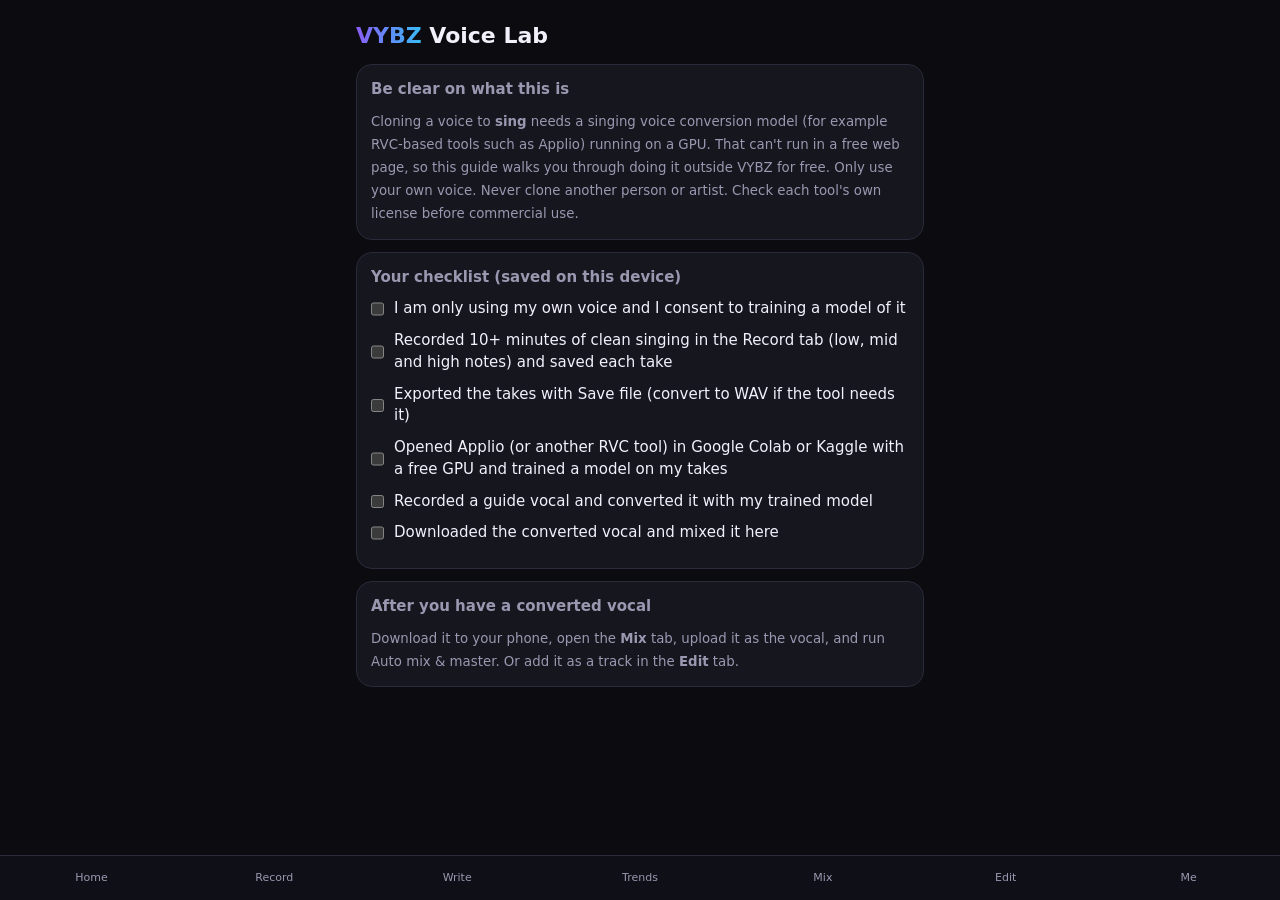
<file: voice.html>
<!DOCTYPE html><html lang="en"><head><meta charset="utf-8">
<meta name="viewport" content="width=device-width, initial-scale=1, viewport-fit=cover"><title>VYBZ AI — Voice Lab</title>
<link rel="stylesheet" href="app.css"></head><body><main>
<h1><span class="tag">VYBZ</span> Voice Lab</h1>
<div class="card"><h2>Be clear on what this is</h2><small>Cloning a voice to <b>sing</b> needs a singing voice conversion model (for example RVC-based tools such as Applio) running on a GPU. That can't run in a free web page, so this guide walks you through doing it outside VYBZ for free. Only use your own voice. Never clone another person or artist. Check each tool's own license before commercial use.</small></div>
<div class="card"><h2>Your checklist (saved on this device)</h2><div id="ck"></div></div>
<div class="card"><h2>After you have a converted vocal</h2><small>Download it to your phone, open the <b>Mix</b> tab, upload it as the vocal, and run Auto mix &amp; master. Or add it as a track in the <b>Edit</b> tab.</small></div>
</main><script src="nav.js"></script><script>
const S=['I am only using my own voice and I consent to training a model of it','Recorded 10+ minutes of clean singing in the Record tab (low, mid and high notes) and saved each take','Exported the takes with Save file (convert to WAV if the tool needs it)','Opened Applio (or another RVC tool) in Google Colab or Kaggle with a free GPU and trained a model on my takes','Recorded a guide vocal and converted it with my trained model','Downloaded the converted vocal and mixed it here'];
let st={};try{st=JSON.parse(localStorage.getItem('vybz_voice')||'{}');}catch(e){}
S.forEach((t,i)=>{const l=document.createElement('label');l.style.cssText='display:flex;gap:10px;margin:10px 0;font-size:15px';
  const c=document.createElement('input');c.type='checkbox';c.checked=!!st[i];c.onchange=()=>{st[i]=c.checked;localStorage.setItem('vybz_voice',JSON.stringify(st));};
  const s=document.createElement('span');s.textContent=t;l.append(c,s);document.getElementById('ck').append(l);});
</script></body></html>
</file>
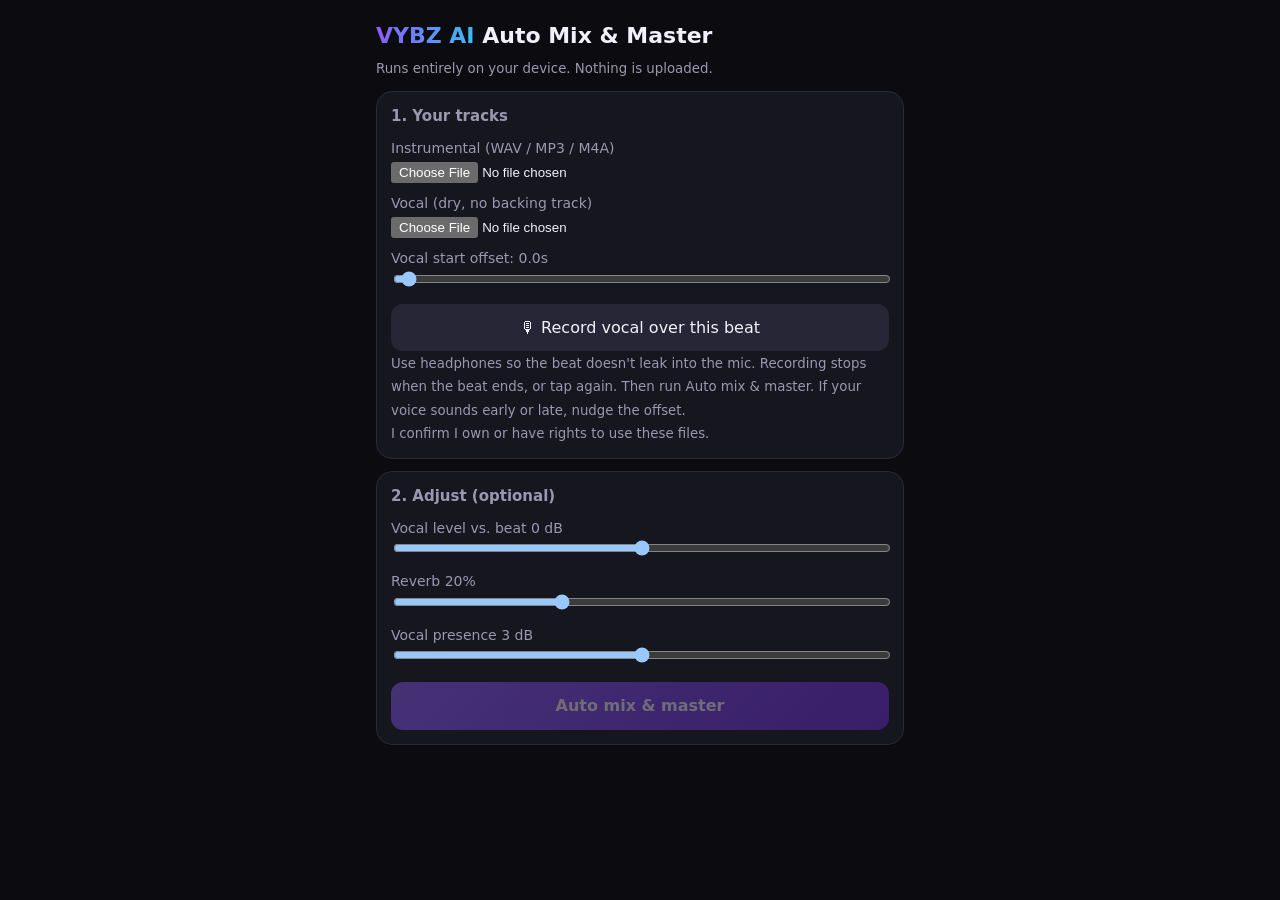
<file: vybz-master.html>
<!DOCTYPE html>
<html lang="en"><head>
<meta charset="utf-8">
<meta name="viewport" content="width=device-width, initial-scale=1, viewport-fit=cover">
<title>VYBZ AI — Auto Mix & Master</title>
<style>
:root{--bg:#0b0b10;--card:#16161f;--line:#2a2a3a;--tx:#f2f0fa;--mut:#9a98b0;--v:#8b5cf6;--b:#38bdf8;--ok:#4ade80;--warn:#fbbf24;--bad:#f87171;
box-sizing:border-box;padding-top:env(safe-area-inset-top,0px);padding-bottom:env(safe-area-inset-bottom,0px)}
*{box-sizing:border-box}html{color-scheme:dark}
body{margin:0;background:var(--bg);color:var(--tx);font:16px/1.45 system-ui,-apple-system,"Segoe UI",Roboto,sans-serif}
main{max-width:560px;margin:0 auto;padding:16px}
h1{font-size:22px;margin:4px 0}h2{font-size:15px;margin:0 0 8px;color:var(--mut);font-weight:600}
.tag{background:linear-gradient(90deg,var(--v),var(--b));-webkit-background-clip:text;background-clip:text;color:transparent;font-weight:700}
.card{background:var(--card);border:1px solid var(--line);border-radius:16px;padding:14px;margin:12px 0}
label{display:block;font-size:14px;color:var(--mut);margin-top:10px}
input[type=file]{width:100%;color:var(--tx);margin-top:4px}
input[type=range]{width:100%}
button{font:inherit;border:0;border-radius:12px;padding:12px 16px;background:#262636;color:var(--tx);min-height:44px}
button.p{background:linear-gradient(135deg,var(--v),#6d28d9);font-weight:600;width:100%;margin-top:14px}
button:disabled{opacity:.4}
audio{width:100%;margin-top:6px}
.g{display:grid;grid-template-columns:1fr 1fr;gap:8px;margin-top:8px;font-size:14px}
.g b{display:block;font-size:12px;color:var(--mut);font-weight:500}
.ck{display:flex;gap:8px;padding:6px 0;border-top:1px solid var(--line);font-size:14px}.ck:first-child{border-top:0}
.row{display:flex;gap:8px;flex-wrap:wrap;margin-top:10px}
small{color:var(--mut)}
</style></head><body><main>
<h1><span class="tag">VYBZ AI</span> Auto Mix &amp; Master</h1>
<small>Runs entirely on your device. Nothing is uploaded.</small>

<div class="card">
  <h2>1. Your tracks</h2>
  <label>Instrumental (WAV / MP3 / M4A)<input type="file" id="inst" accept="audio/*"></label>
  <label>Vocal (dry, no backing track)<input type="file" id="voc" accept="audio/*"></label>
  <label>Vocal start offset: <span id="offv">0.0</span>s<input type="range" id="off" min="-0.5" max="30" step="0.01" value="0"></label>
  <button id="recb" style="margin-top:12px;width:100%">🎙 Record vocal over this beat</button>
  <small>Use headphones so the beat doesn't leak into the mic. Recording stops when the beat ends, or tap again. Then run Auto mix &amp; master. If your voice sounds early or late, nudge the offset.</small><br>
  <small>I confirm I own or have rights to use these files.</small>
</div>

<div class="card">
  <h2>2. Adjust (optional)</h2>
  <label>Vocal level vs. beat <span id="vlv">0</span> dB<input type="range" id="vl" min="-6" max="6" step="0.5" value="0"></label>
  <label>Reverb <span id="rvv">20</span>%<input type="range" id="rv" min="0" max="60" value="20"></label>
  <label>Vocal presence <span id="prv">3</span> dB<input type="range" id="pr" min="0" max="6" step="0.5" value="3"></label>
  <button class="p" id="go" disabled>Auto mix &amp; master</button>
  <small id="st"></small>
</div>

<div class="card" id="out" hidden>
  <h2>3. Result (A/B at matched loudness)</h2>
  <small>Before: tracks simply summed</small><audio id="a0" controls></audio>
  <small>After: mixed + mastered</small><audio id="a1" controls></audio>
  <div class="g" id="m"></div>
  <div class="row"><button id="dl">Download WAV</button><button id="c15">15s hook clip</button><button id="c30">30s hook clip</button></div>
</div>

<div class="card" id="rep" hidden>
  <h2>Release-readiness (measured)</h2><div id="ck"></div>
  <small>No tool can promise a song will go viral. These checks only cover what can be measured on the audio. Hook strength, the first 3 seconds, and posting consistently still decide the rest.</small>
</div>
</main>
<script>
const $=id=>document.getElementById(id),SR=44100;
let I,V,final,dryB,wetB;
const db=x=>20*Math.log10(Math.max(x,1e-9)),lin=d=>Math.pow(10,d/20);
for(const [s,l,u] of [['off','offv',' '],['vl','vlv',''],['rv','rvv',''],['pr','prv','']])$(s).oninput=()=>$(l).textContent=$(s).value;
async function dec(f){const c=new (window.AudioContext||window.webkitAudioContext)();try{return await c.decodeAudioData(await f.arrayBuffer());}finally{c.close();}}
async function load(id,set){
  const f=$(id).files[0];if(!f)return;$('st').textContent='Reading '+f.name+'…';
  try{set(await dec(f));$('st').textContent='';}catch(e){$('st').textContent='Could not decode '+f.name+'. Try WAV or MP3.';}
  $('go').disabled=!(I&&V);
}
$('inst').onchange=()=>load('inst',b=>I=b);$('voc').onchange=()=>load('voc',b=>V=b);

let rmr,rctx,rsrc,rstream,rch=[];
$('recb').onclick=async()=>{
  if(rmr&&rmr.state==='recording'){rmr.stop();try{rsrc.stop();}catch(e){}return;}
  if(!I){$('st').textContent='Load an instrumental first.';return;}
  if(!navigator.mediaDevices?.getUserMedia){$('st').textContent='Recording needs HTTPS and a supported browser.';return;}
  try{rstream=await navigator.mediaDevices.getUserMedia({audio:{echoCancellation:false,noiseSuppression:false,autoGainControl:false}});}
  catch(e){$('st').textContent=e.name==='NotAllowedError'?'Microphone permission denied. Enable it in site settings.':'Mic error: '+e.message;return;}
  rctx=new (window.AudioContext||window.webkitAudioContext)();
  if(rctx.state==='suspended')await rctx.resume();
  rsrc=rctx.createBufferSource();rsrc.buffer=I;rsrc.connect(rctx.destination);
  rch=[];rmr=new MediaRecorder(rstream);
  rmr.ondataavailable=e=>e.data.size&&rch.push(e.data);
  rmr.onstop=async()=>{
    rstream.getTracks().forEach(t=>t.stop());
    const lat=(rctx.outputLatency||0)+(rctx.baseLatency||0);rctx.close();
    $('recb').textContent='🎙 Record vocal over this beat';
    try{V=await dec(new Blob(rch,{type:rmr.mimeType}));}catch(e){$('st').textContent='Could not read the recording.';return;}
    const o=-Math.min(.5,lat+.03);$('off').value=o.toFixed(2);$('offv').textContent=o.toFixed(2);
    $('st').textContent='Vocal recorded ('+V.duration.toFixed(1)+'s). Timing compensated by an estimate; adjust the offset if needed, then tap Auto mix & master.';
    $('go').disabled=!(I&&V);
  };
  rsrc.onended=()=>{if(rmr.state==='recording')rmr.stop();};
  rmr.start();rsrc.start();
  $('recb').textContent='⏹ Stop recording';$('st').textContent='Recording… sing along with the beat.';
};
function activeRms(ch){ // RMS over non-silent 50ms frames
  const N=2205,r=[];for(let i=0;i+N<=ch.length;i+=N){let s=0;for(let j=0;j<N;j++)s+=ch[i+j]**2;r.push(Math.sqrt(s/N));}
  const mx=Math.max(...r,1e-9),a=r.filter(x=>x>mx*.1);return a.length?Math.sqrt(a.reduce((s,x)=>s+x*x,0)/a.length):1e-9;
}
function ir(ctx,sec){const n=sec*SR,b=ctx.createBuffer(2,n,SR);for(let c=0;c<2;c++){const d=b.getChannelData(c);for(let i=0;i<n;i++)d[i]=(Math.random()*2-1)*Math.pow(1-i/n,3);}return b;}
async function render(fx,vGain){
  const off=+$('off').value,len=Math.ceil(Math.max(I.duration,off+V.duration)*SR)+SR;
  const o=new OfflineAudioContext(2,len,SR),mk=(b,t)=>{const s=o.createBufferSource();s.buffer=b;s.start(Math.max(0,t),Math.max(0,-t));return s;};
  const bus=o.createGain(),comp=o.createDynamicsCompressor();
  const si=mk(I,0),sv=mk(V,off),vg=o.createGain();vg.gain.value=vGain;
  if(!fx){si.connect(bus);sv.connect(vg).connect(bus);bus.connect(o.destination);}
  else{
    const f=(t,fr,g,q=1)=>{const n=o.createBiquad();n.type=t;n.frequency.value=fr;n.gain.value=g;n.Q.value=q;return n;};
    // instrumental: carve space for the voice
    const ic=f('peaking',2800,-2.5);si.connect(ic).connect(bus);
    // vocal chain: HPF, de-mud, presence, air, static de-ess dip, compression
    const hp=f('highpass',90);hp.Q.value=.7;
    const vc=o.createDynamicsCompressor();vc.threshold.value=-26;vc.ratio.value=3.5;vc.attack.value=.005;vc.release.value=.15;vc.knee.value=8;
    sv.connect(hp).connect(f('peaking',250,-2)).connect(f('peaking',3200,+$('pr').value)).connect(f('highshelf',10000,1.5)).connect(f('peaking',7000,-2.5,2)).connect(vc).connect(vg);
    vg.connect(bus);
    const cv=o.createConvolver();cv.buffer=ir(o,1.8);const rg=o.createGain();rg.gain.value=$('rv').value/100*.8;
    const rh=f('highpass',400);vg.connect(rh).connect(cv).connect(rg).connect(bus);
    comp.threshold.value=-14;comp.ratio.value=2.5;comp.attack.value=.02;comp.release.value=.2;comp.knee.value=6;
    bus.connect(comp).connect(o.destination);
  }
  return o.startRendering();
}
function post(buf){ // loudness-match to ~-15 dBFS active RMS, soft limit, -1 dB ceiling (approximate, not true LUFS)
  const L=buf.getChannelData(0),R=buf.getChannelData(1);
  const rms=(activeRms(L)+activeRms(R))/2,g=lin(-15)/rms,T=.8;
  let pk=0;
  for(const ch of [L,R])for(let i=0;i<ch.length;i++){let x=ch[i]*g,a=Math.abs(x);
    if(a>T)x=Math.sign(x)*(T+(1-T)*Math.tanh((a-T)/(1-T)));ch[i]=x*.891;pk=Math.max(pk,Math.abs(ch[i]));}
  return {buf,peak:db(pk),rms:db((activeRms(L)+activeRms(R))/2)};
}
function wav(buf,s=0,e=buf.length){
  const n=e-s,ch=2,out=new DataView(new ArrayBuffer(44+n*4)),w=(o,t)=>[...t].forEach((c,i)=>out.setUint8(o+i,c.charCodeAt(0)));
  w(0,'RIFF');out.setUint32(4,36+n*4,true);w(8,'WAVEfmt ');out.setUint32(16,16,true);out.setUint16(20,1,true);out.setUint16(22,ch,true);
  out.setUint32(24,SR,true);out.setUint32(28,SR*4,true);out.setUint16(32,4,true);out.setUint16(34,16,true);w(36,'data');out.setUint32(40,n*4,true);
  const fade=Math.min(n>>1,Math.floor(.3*SR));let p=44;
  for(let i=0;i<n;i++){let k=1;if(e-s<buf.length){if(i<fade)k=i/fade;else if(n-i<fade)k=(n-i)/fade;}
    for(let c=0;c<2;c++){const v=Math.max(-1,Math.min(1,buf.getChannelData(c)[s+i]*k));out.setInt16(p,v*32767,true);p+=2;}}
  return new Blob([out],{type:'audio/wav'});
}
function bestWindow(buf,sec){ // loudest-energy window of `sec`, on 0.5s hop
  const h=SR/2,L=buf.getChannelData(0),e=[];
  for(let i=0;i+h<=L.length;i+=h){let s=0;for(let j=0;j<h;j+=8)s+=L[i+j]**2;e.push(s);}
  const w=Math.round(sec*2);if(e.length<=w)return [0,buf.length];
  let best=0,bs=-1,cur=e.slice(0,w).reduce((a,b)=>a+b,0);
  for(let i=0;i+w<=e.length;i++){if(i)cur+=e[i+w-1]-e[i-1];if(cur>bs){bs=cur;best=i;}}
  return [best*h,Math.min(buf.length,best*h+sec*SR)];
}
$('go').onclick=async()=>{
  $('go').disabled=true;$('st').textContent='Analyzing levels…';
  try{
    const vr=activeRms(V.getChannelData(0)),ir_=activeRms(I.getChannelData(0));
    const vGain=ir_/vr*lin(2+ +$('vl').value); // vocal ≈ 2 dB above beat's active RMS, user-adjustable
    $('st').textContent='Rendering before…';dryB=post(await render(false,vGain));
    $('st').textContent='Mixing and mastering…';wetB=post(await render(true,vGain));
    final=wetB.buf;
    $('a0').src=URL.createObjectURL(wav(dryB.buf));$('a1').src=URL.createObjectURL(wav(final));
    const dur=final.duration,clipN=(()=>{let c=0;const d=final.getChannelData(0);for(let i=0;i<d.length;i++)if(Math.abs(d[i])>=.99)c++;return c;})();
    $('m').innerHTML=[['Length',Math.floor(dur/60)+':'+String(Math.floor(dur%60)).padStart(2,'0')],['Peak',wetB.peak.toFixed(1)+' dBFS'],
      ['Avg loudness (RMS, approx.)',wetB.rms.toFixed(1)+' dBFS'],['Clipped samples',clipN]].map(([k,v])=>`<div><b>${k}</b>${v}</div>`).join('');
    const [s30,e30]=bestWindow(final,30),chk=[];
    const add=(ok,t)=>chk.push(`<div class="ck"><span>${ok?'✅':'⚠️'}</span><span>${t}</span></div>`);
    add(wetB.peak<=-0.5,'Peak '+wetB.peak.toFixed(1)+' dBFS — '+(wetB.peak<=-0.5?'safe headroom for streaming encoders':'too hot'));
    add(wetB.rms>-18&&wetB.rms<-12,'Loudness '+wetB.rms.toFixed(1)+' dBFS RMS — '+(wetB.rms>-18&&wetB.rms<-12?'in a typical streaming range':'outside typical range'));
    add(dur>=60&&dur<=240,'Length '+Math.round(dur)+'s — '+(dur<60?'very short; fine for a hook, short for a full release':dur>240?'long for short-form discovery':'good for a single'));
    add(vGain>0&&Math.abs(+$('off').value)<20,'Vocal enters at '+(+$('off').value).toFixed(1)+'s — '+(+$('off').value<=8?'quick entry':'late; short-form viewers often leave in the first seconds'));
    add(true,'Loudest 30s section starts at '+(s30/SR).toFixed(0)+'s — export it as your short-form clip');
    $('ck').innerHTML=chk.join('');$('out').hidden=false;$('rep').hidden=false;$('out').scrollIntoView({behavior:'smooth'});
    $('st').textContent='';
  }catch(e){$('st').textContent='Failed: '+e.message;}
  $('go').disabled=false;
};
const save=(b,n)=>{const a=document.createElement('a');a.href=URL.createObjectURL(b);a.download=n;a.click();};
$('dl').onclick=()=>final&&save(wav(final),'vybz-master.wav');
for(const s of [15,30])$('c'+s).onclick=()=>{if(!final)return;const [a,b]=bestWindow(final,s);save(wav(final,a,b),`vybz-hook-${s}s.wav`);};
</script></body></html>
</file>
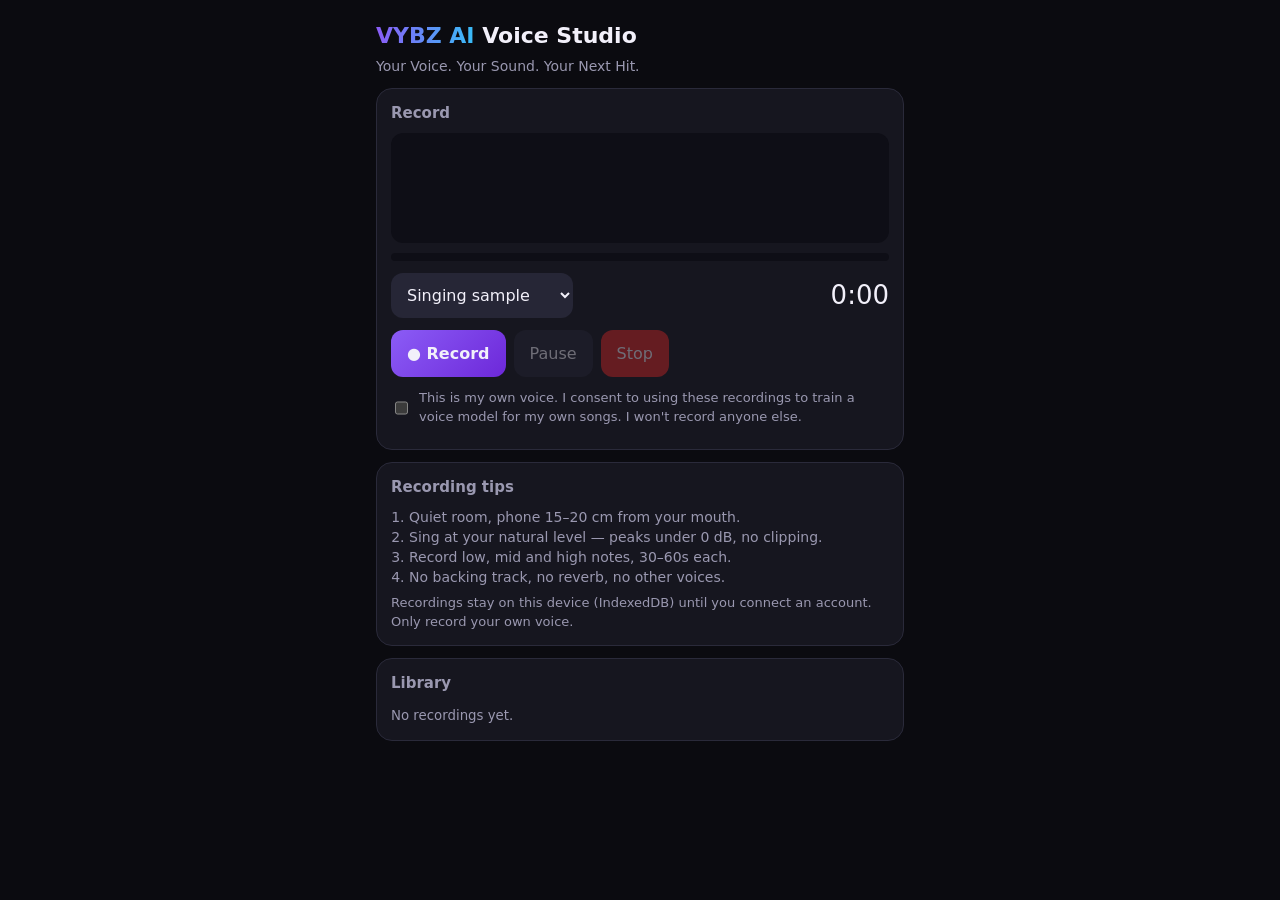
<file: vybz-studio.html>
<!DOCTYPE html>
<html lang="en"><head>
<meta charset="utf-8">
<meta name="viewport" content="width=device-width, initial-scale=1, viewport-fit=cover">
<title>VYBZ AI — Voice Studio</title>
<style>
:root{--bg:#0b0b10;--card:#16161f;--line:#2a2a3a;--tx:#f2f0fa;--mut:#9a98b0;--v:#8b5cf6;--b:#38bdf8;--bad:#f87171;--ok:#4ade80;--warn:#fbbf24;
box-sizing:border-box;padding-top:env(safe-area-inset-top,0px);padding-bottom:env(safe-area-inset-bottom,0px)}
*{box-sizing:border-box}html{color-scheme:dark}
body{margin:0;background:var(--bg);color:var(--tx);font:16px/1.45 system-ui,-apple-system,"Segoe UI",Roboto,sans-serif}
main{max-width:560px;margin:0 auto;padding:16px}
h1{font-size:22px;margin:4px 0}h2{font-size:15px;margin:0 0 8px;color:var(--mut);font-weight:600}
.tag{background:linear-gradient(90deg,var(--v),var(--b));-webkit-background-clip:text;background-clip:text;color:transparent;font-weight:700}
.card{background:var(--card);border:1px solid var(--line);border-radius:16px;padding:14px;margin:12px 0}
canvas{width:100%;height:110px;background:#0e0e16;border-radius:12px;display:block}
.meter{height:8px;background:#0e0e16;border-radius:6px;margin-top:10px;overflow:hidden}
.meter i{display:block;height:100%;width:0;background:linear-gradient(90deg,var(--ok),var(--warn),var(--bad));transition:width .05s}
.row{display:flex;gap:8px;flex-wrap:wrap;margin-top:12px;align-items:center}
button{font:inherit;border:0;border-radius:12px;padding:12px 16px;background:#262636;color:var(--tx);min-height:44px}
button.p{background:linear-gradient(135deg,var(--v),#6d28d9);font-weight:600}
button.r{background:#dc2626}button:disabled{opacity:.4}
.t{font-variant-numeric:tabular-nums;font-size:26px;margin-left:auto}
.q{display:grid;grid-template-columns:1fr 1fr;gap:6px;font-size:14px;margin-top:8px}
.q b{display:block;font-size:12px;color:var(--mut);font-weight:500}
.score{font-size:34px;font-weight:700}
.item{display:flex;gap:8px;align-items:center;border-top:1px solid var(--line);padding:10px 0}
.item:first-child{border-top:0}.item div{flex:1;min-width:0}.item small{color:var(--mut)}
audio{width:100%;margin-top:8px}
ol{padding-left:18px;margin:6px 0;color:var(--mut);font-size:14px}
select{font:inherit;background:#262636;color:var(--tx);border:0;border-radius:12px;padding:12px}
.msg{color:var(--warn);font-size:14px;margin-top:8px}
</style></head><body><main>
<h1><span class="tag">VYBZ AI</span> Voice Studio</h1>
<div style="color:var(--mut);font-size:14px">Your Voice. Your Sound. Your Next Hit.</div>

<div class="card">
  <h2>Record</h2>
  <canvas id="wave" width="600" height="220"></canvas>
  <div class="meter"><i id="lvl"></i></div>
  <div class="row">
    <select id="kind"><option value="singing">Singing sample</option><option value="speaking">Speaking sample</option></select>
    <span class="t" id="time">0:00</span>
  </div>
  <div class="row">
    <button class="p" id="rec">● Record</button>
    <button id="pause" disabled>Pause</button>
    <button class="r" id="stop" disabled>Stop</button>
  </div>
  <label style="display:flex;gap:8px;font-size:13px;color:var(--mut);margin-top:12px"><input type="checkbox" id="consent"><span>This is my own voice. I consent to using these recordings to train a voice model for my own songs. I won't record anyone else.</span></label>
  <div class="msg" id="msg"></div>
</div>

<div class="card" id="review" hidden>
  <h2>Quality check</h2>
  <audio id="player" controls></audio>
  <div class="row"><div class="score" id="score">–</div><div id="verdict" style="color:var(--mut)"></div></div>
  <div class="q" id="stats"></div>
  <div class="row"><button class="p" id="save">Save to library</button><button id="retake">Retake</button></div>
</div>

<div class="card">
  <h2>Recording tips</h2>
  <ol><li>Quiet room, phone 15–20 cm from your mouth.</li><li>Sing at your natural level — peaks under 0 dB, no clipping.</li><li>Record low, mid and high notes, 30–60s each.</li><li>No backing track, no reverb, no other voices.</li></ol>
  <div style="font-size:13px;color:var(--mut)">Recordings stay on this device (IndexedDB) until you connect an account. Only record your own voice.</div>
</div>

<div class="card"><h2>Library</h2><div id="lib"><small style="color:var(--mut)">No recordings yet.</small></div></div>
</main>
<script>
const $=id=>document.getElementById(id);
let stream,mr,chunks=[],ac,an,raf,t0=0,acc=0,paused=false,timer,blob,metrics;
const cv=$('wave'),cx=cv.getContext('2d');
const fmt=s=>Math.floor(s/60)+':'+String(Math.floor(s%60)).padStart(2,'0');
const db=x=>20*Math.log10(Math.max(x,1e-6));
const say=m=>$('msg').textContent=m||'';

function draw(){
  const d=new Uint8Array(an.fftSize);an.getByteTimeDomainData(d);
  cx.clearRect(0,0,cv.width,cv.height);
  const g=cx.createLinearGradient(0,0,cv.width,0);g.addColorStop(0,'#8b5cf6');g.addColorStop(1,'#38bdf8');
  cx.strokeStyle=g;cx.lineWidth=3;cx.beginPath();
  let pk=0;
  for(let i=0;i<d.length;i++){const v=(d[i]-128)/128;pk=Math.max(pk,Math.abs(v));
    const x=i/d.length*cv.width,y=cv.height/2+v*cv.height/2*.95;i?cx.lineTo(x,y):cx.moveTo(x,y);}
  cx.stroke();
  $('lvl').style.width=Math.min(100,pk*100)+'%';
  if(!paused)$('time').textContent=fmt(acc+(performance.now()-t0)/1000);
  raf=requestAnimationFrame(draw);
}
$('rec').onclick=async()=>{
  say('');
  if(!$('consent').checked){say('Please confirm the voice consent box first.');return;}
  if(!navigator.mediaDevices?.getUserMedia){say('Microphone recording is not supported in this browser (HTTPS required).');return;}
  try{stream=await navigator.mediaDevices.getUserMedia({audio:{echoCancellation:false,noiseSuppression:false,autoGainControl:false}});}
  catch(e){say(e.name==='NotAllowedError'?'Microphone permission denied. Enable it in your browser site settings.':'Could not open microphone: '+e.message);return;}
  ac=new (window.AudioContext||window.webkitAudioContext)();
  const src=ac.createMediaStreamSource(stream);an=ac.createAnalyser();an.fftSize=1024;src.connect(an);
  chunks=[];mr=new MediaRecorder(stream);
  mr.ondataavailable=e=>e.data.size&&chunks.push(e.data);
  mr.onstop=finish;mr.start();
  acc=0;t0=performance.now();paused=false;draw();
  $('rec').disabled=true;$('pause').disabled=false;$('stop').disabled=false;$('review').hidden=true;
};
$('pause').onclick=()=>{
  if(!paused){mr.pause();acc+=(performance.now()-t0)/1000;paused=true;$('pause').textContent='Resume';}
  else{mr.resume();t0=performance.now();paused=false;$('pause').textContent='Pause';}
};
$('stop').onclick=()=>{if(mr.state!=='inactive')mr.stop();};
async function finish(){
  cancelAnimationFrame(raf);stream.getTracks().forEach(t=>t.stop());ac.close();
  $('rec').disabled=false;$('pause').disabled=true;$('stop').disabled=true;$('pause').textContent='Pause';
  blob=new Blob(chunks,{type:mr.mimeType});$('player').src=URL.createObjectURL(blob);
  await analyze(blob);$('review').hidden=false;$('review').scrollIntoView({behavior:'smooth'});
}
async function analyze(b){
  const ctx=new (window.AudioContext||window.webkitAudioContext)();
  let buf;try{buf=await ctx.decodeAudioData(await b.arrayBuffer());}catch(e){say('Could not decode recording.');ctx.close();return;}
  const x=buf.getChannelData(0),sr=buf.sampleRate,dur=buf.duration,N=Math.floor(sr*.05);
  let peak=0,clip=0;const rms=[];
  for(let i=0;i<x.length;i++){const a=Math.abs(x[i]);if(a>peak)peak=a;if(a>=.99)clip++;}
  for(let i=0;i+N<=x.length;i+=N){let s=0;for(let j=0;j<N;j++)s+=x[i+j]**2;rms.push(Math.sqrt(s/N));}
  const sorted=[...rms].sort((a,b)=>a-b);
  const floor=sorted[Math.floor(sorted.length*.1)]||0,sig=sorted[Math.floor(sorted.length*.9)]||0;
  const snr=db(sig)-db(floor),clipPct=clip/x.length*100,loud=rms.filter(r=>r>floor*3+.005).length/rms.length;
  let s=100;const notes=[];
  if(dur<10){s-=25;notes.push('Too short (aim for 30s+)');}
  if(clipPct>.1){s-=30;notes.push('Clipping — move back or sing softer');}
  if(db(floor)>-45){s-=20;notes.push('Noisy background');}
  if(snr<20){s-=15;notes.push('Low signal-to-noise');}
  if(db(peak)<-24){s-=15;notes.push('Too quiet');}
  if(sr<32000){s-=10;notes.push('Low sample rate');}
  if(loud<.3){s-=10;notes.push('Mostly silence');}
  s=Math.max(0,s);metrics={dur,sr,peak:db(peak),floor:db(floor),clipPct,snr,score:s};
  $('score').textContent=s;$('score').style.color=s>=75?'var(--ok)':s>=50?'var(--warn)':'var(--bad)';
  $('verdict').textContent=notes.length?notes.join(' · '):'Good training-quality sample';
  const st=[['Duration',fmt(dur)],['Sample rate',(sr/1000).toFixed(1)+' kHz'],['Peak',db(peak).toFixed(1)+' dB'],
    ['Noise floor',db(floor).toFixed(1)+' dB'],['Clipping',clipPct.toFixed(2)+'%'],['SNR',snr.toFixed(0)+' dB']];
  $('stats').innerHTML=st.map(([k,v])=>`<div><b>${k}</b>${v}</div>`).join('');
  ctx.close();
}
$('retake').onclick=()=>{$('review').hidden=true;blob=null;$('time').textContent='0:00';};
// IndexedDB library
const open=()=>new Promise((res,rej)=>{const r=indexedDB.open('vybz',1);r.onupgradeneeded=()=>r.result.createObjectStore('rec',{keyPath:'id'});r.onsuccess=()=>res(r.result);r.onerror=()=>rej(r.error);});
const tx=async(m,f)=>{const d=await open();return new Promise((res,rej)=>{const t=d.transaction('rec',m),q=f(t.objectStore('rec'));t.oncomplete=()=>res(q.result);t.onerror=()=>rej(t.error);});};
$('save').onclick=async()=>{
  if(!blob)return;
  try{await tx('readwrite',s=>s.put({id:crypto.randomUUID(),kind:$('kind').value,blob,m:metrics,at:Date.now()}));}
  catch(e){say('Could not save: '+e.message);return;}
  $('review').hidden=true;$('time').textContent='0:00';blob=null;load();
};
async function load(){
  let all=[];try{all=await tx('readonly',s=>s.getAll());}catch(e){return;}
  all.sort((a,b)=>b.at-a.at);
  $('lib').innerHTML=all.length?'':'<small style="color:var(--mut)">No recordings yet.</small>';
  for(const r of all){
    const el=document.createElement('div');el.className='item';
    el.innerHTML=`<div><b>${r.kind==='singing'?'Singing':'Speaking'} · ${fmt(r.m.dur)}</b><br><small>Quality ${r.m.score} · ${new Date(r.at).toLocaleDateString()}</small><audio controls></audio></div><button class="dl">Save file</button><button class="del">Delete</button>`;
    el.querySelector('audio').src=URL.createObjectURL(r.blob);
    el.querySelector('.dl').onclick=()=>{const a=document.createElement('a');a.href=URL.createObjectURL(r.blob);a.download='vybz-voice-'+r.kind+'-'+r.id.slice(0,6)+(r.blob.type.includes('mp4')?'.m4a':'.webm');a.click();};
    el.querySelector('.del').onclick=async()=>{await tx('readwrite',s=>s.delete(r.id));load();};
    $('lib').appendChild(el);
  }
}
load();
</script></body></html>
</file>
<file: app.css>
:root{--bg:#0b0b10;--card:#16161f;--line:#2a2a3a;--tx:#f2f0fa;--mut:#9a98b0;--v:#8b5cf6;--b:#38bdf8;--bad:#f87171;--ok:#4ade80;
box-sizing:border-box;padding-top:env(safe-area-inset-top,0px);padding-bottom:env(safe-area-inset-bottom,0px)}
*{box-sizing:border-box}html{color-scheme:dark}
body{margin:0;background:var(--bg);color:var(--tx);font:16px/1.45 system-ui,-apple-system,"Segoe UI",Roboto,sans-serif}
main{max-width:600px;margin:0 auto;padding:16px}
h1{font-size:22px;margin:4px 0}h2{font-size:15px;margin:0 0 8px;color:var(--mut);font-weight:600}
.tag{background:linear-gradient(90deg,var(--v),var(--b));-webkit-background-clip:text;background-clip:text;color:transparent;font-weight:700}
.card{background:var(--card);border:1px solid var(--line);border-radius:16px;padding:14px;margin:12px 0}
input,select,textarea{width:100%;font:inherit;background:#0e0e16;color:var(--tx);border:1px solid var(--line);border-radius:12px;padding:12px;margin-top:8px}
input[type=checkbox]{width:auto;margin:0}input[type=range]{padding:0;border:0}
textarea{min-height:280px;line-height:1.5}
button{font:inherit;border:0;border-radius:12px;padding:10px 14px;background:#262636;color:var(--tx);min-height:44px}
button.p{background:linear-gradient(135deg,var(--v),#6d28d9);font-weight:600}button:disabled{opacity:.4}
.row{display:flex;gap:8px;flex-wrap:wrap;margin-top:10px;align-items:center}
small,.mut{color:var(--mut)}#msg{margin-top:8px;font-size:14px;color:#fbbf24}
</file>
